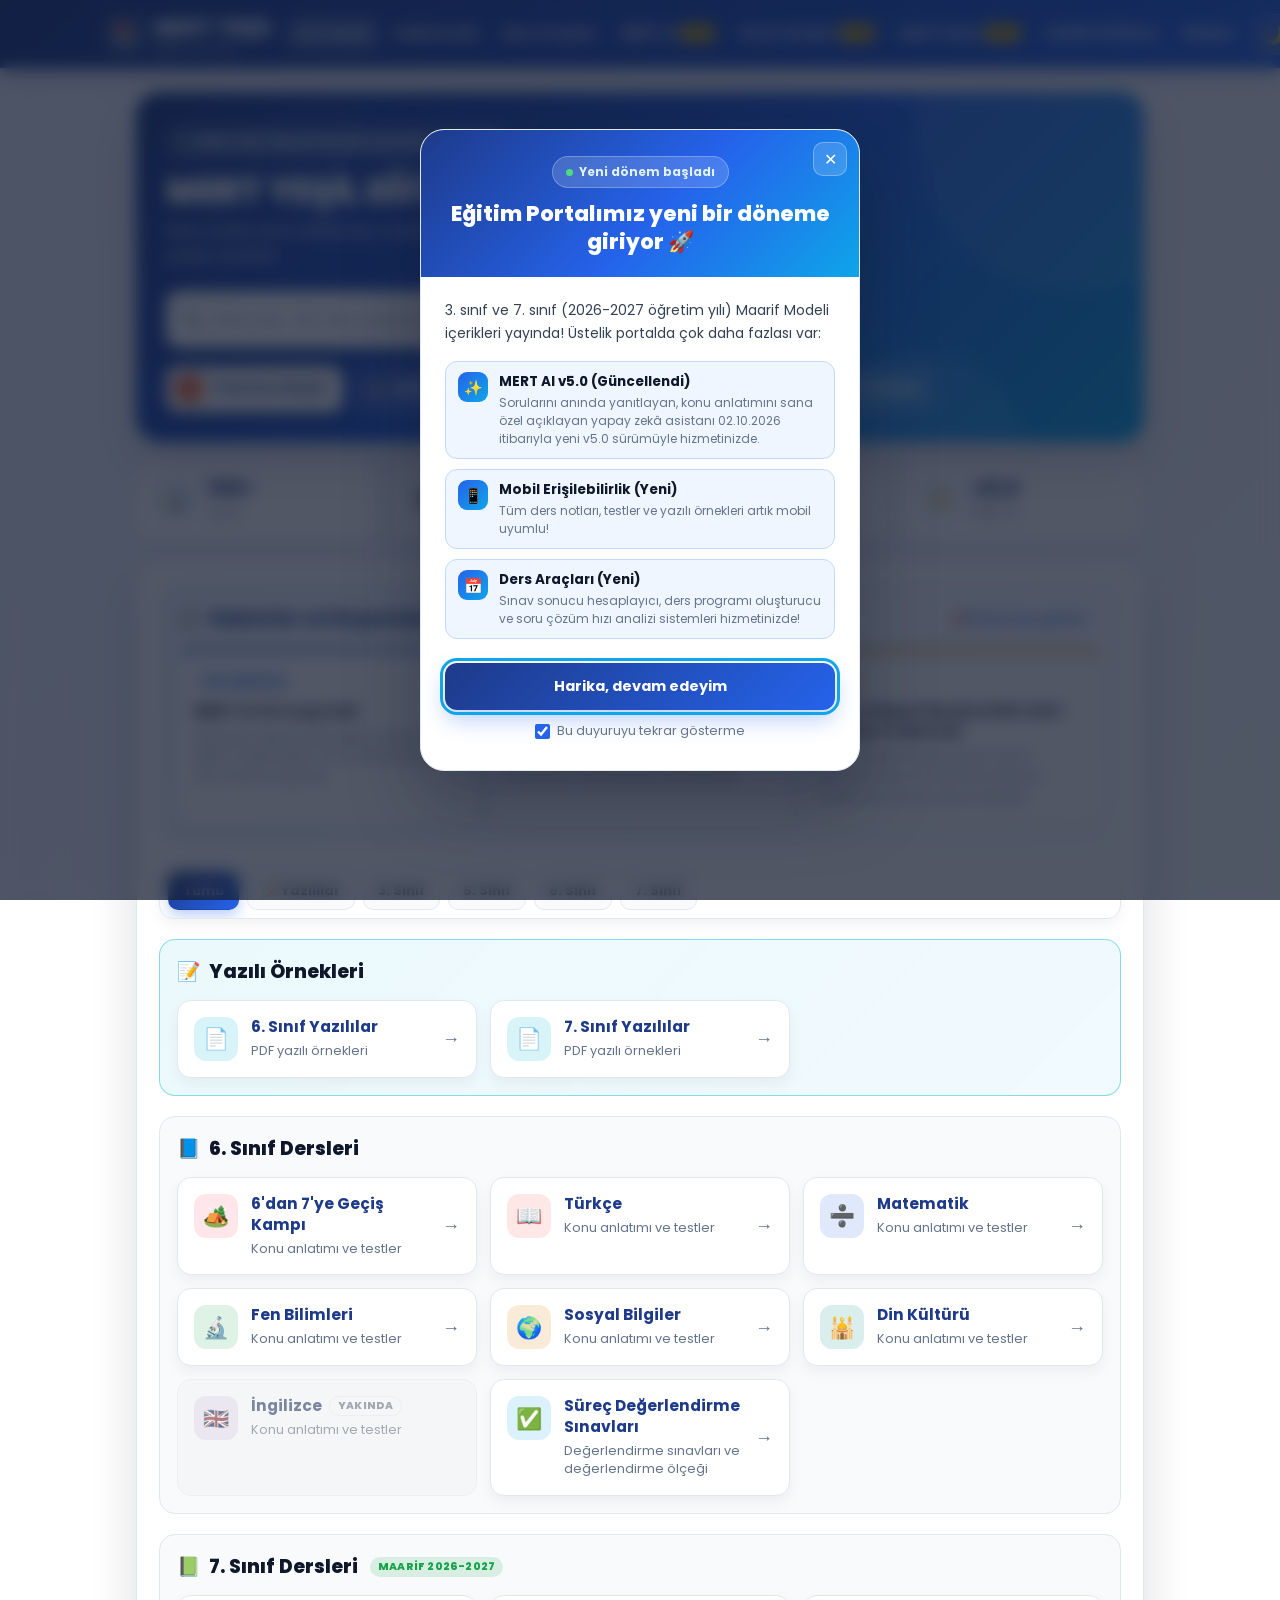
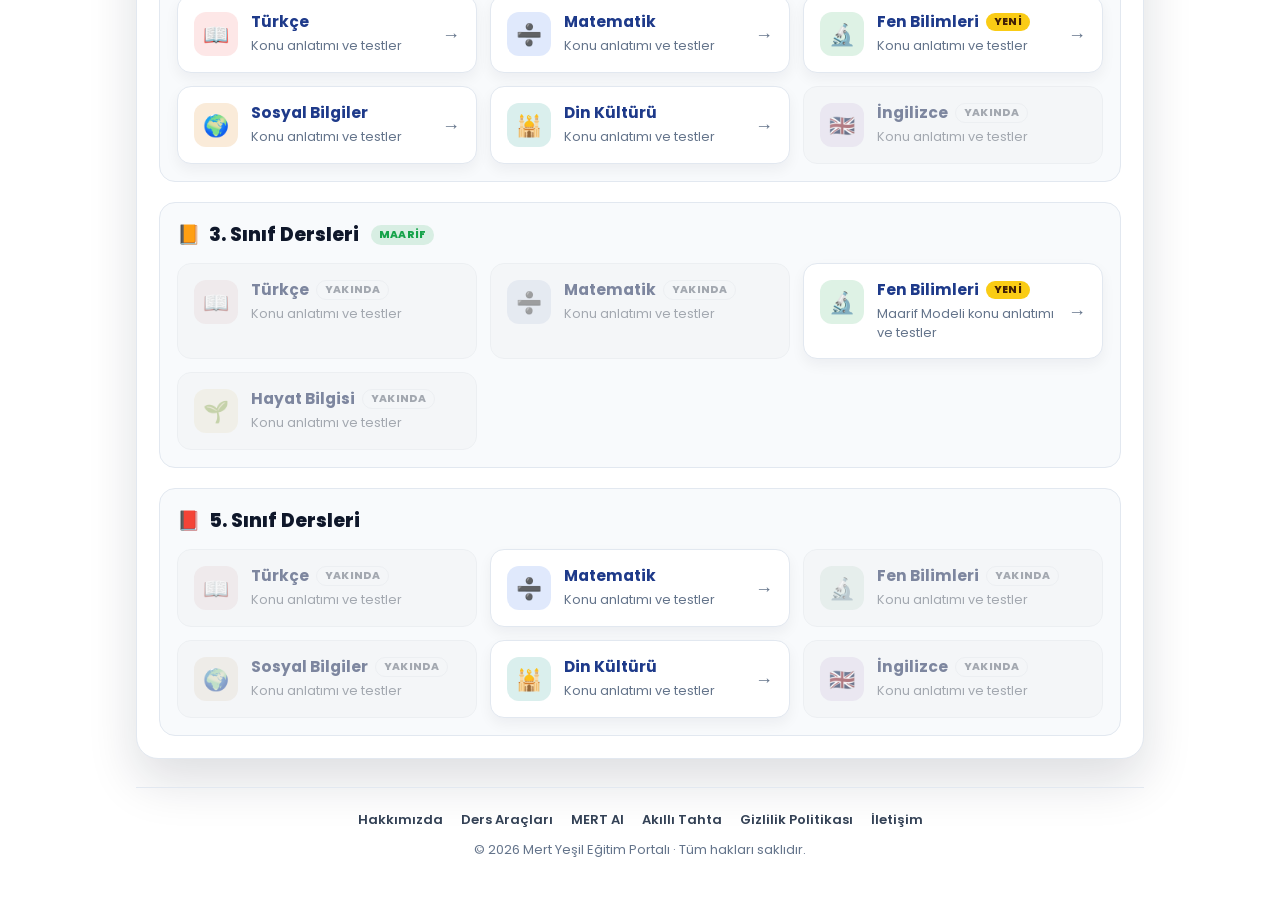
<file: index.html>
<!DOCTYPE html>
<html lang="tr">
<head>
<meta charset="UTF-8">
<meta name="viewport" content="width=device-width, initial-scale=1.0">
<meta name="description" content="3, 5, 6 ve 7. sınıflar için ders notları, konu anlatımları, testler, Maarif Modeli içerikleri ve yazılıya hazırlık örnekleri. MERT AI eğitim asistanı ve ücretsiz ders araçları.">
<meta name="keywords" content="ders notları, yazılı örnekleri, 6. sınıf, 7. sınıf, 5. sınıf, 3. sınıf, maarif modeli, konu anlatımı, test, MERT AI">
<meta name="author" content="Mert Yeşil">
<meta name="theme-color" content="#1e3a8a" media="(prefers-color-scheme: light)">
<meta name="theme-color" content="#0b1220" media="(prefers-color-scheme: dark)">
<meta name="msvalidate.01" content="4CDAB2EF53D8ACE0AD81A5FC4C48B3BE" />

<meta property="og:type" content="website">
<meta property="og:locale" content="tr_TR">
<meta property="og:title" content="MERT YEŞİL Eğitim Portalı">
<meta property="og:description" content="Ders notları, konu anlatımları, testler ve yazılı örnekleri tek yerde.">
<meta name="twitter:card" content="summary">

<link rel="icon" href="data:image/svg+xml,<svg xmlns='http://www.w3.org/2000/svg' viewBox='0 0 100 100'><text y='.9em' font-size='90'>📚</text></svg>">
<link rel="preconnect" href="https://fonts.googleapis.com">
<link rel="preconnect" href="https://fonts.gstatic.com" crossorigin>
<link href="https://fonts.googleapis.com/css2?family=Poppins:wght@400;500;600;700;800;900&display=swap" rel="stylesheet">

<title>MERT YEŞİL Eğitim Portalı</title>

<script type="application/ld+json">
{
  "@context":"https://schema.org",
  "@type":"EducationalOrganization",
  "name":"MERT YEŞİL Eğitim Portalı",
  "description":"3, 5, 6 ve 7. sınıflar için ders notları, konu anlatımları, testler ve yazılı örnekleri.",
  "inLanguage":"tr"
}
</script>

<script>
/* Tema, sayfa çizilmeden önce uygulanır (yanıp sönmeyi önler) */
(function(){
  try{
    var t = localStorage.getItem("tema");
    if(t === "dark" || t === "light"){ document.documentElement.setAttribute("data-theme", t); }
  }catch(e){}
})();
</script>

<style>
/* ========== TEMA DEĞİŞKENLERİ ========== */
:root{
--bg1:#eef2ff;
--bg2:#f8fafc;
--surface:#ffffff;
--surface-2:#f8fafc;
--surface-3:#f1f5f9;
--border:#e2e8f0;
--border-strong:#cbd5e1;
--text:#0f172a;
--text-2:#334155;
--muted:#64748b;
--primary:#2563eb;
--primary-dark:#1e3a8a;
--primary-soft:#eff6ff;
--primary-border:#bfdbfe;
--accent:#0ea5e9;
--success:#16a34a;
--warning:#d97706;
--shadow-sm:0 6px 14px rgba(15,23,42,0.05);
--shadow-md:0 14px 30px rgba(30,58,138,0.14);
--shadow-lg:0 22px 50px rgba(15,23,42,0.14);
--radius:16px;
--header-h:68px;
color-scheme:light;
}

@media (prefers-color-scheme: dark){
:root:not([data-theme="light"]){
--bg1:#0b1220;
--bg2:#0f172a;
--surface:#111a2e;
--surface-2:#0f1729;
--surface-3:#1a2540;
--border:#22304d;
--border-strong:#334366;
--text:#e2e8f0;
--text-2:#cbd5e1;
--muted:#94a3b8;
--primary:#60a5fa;
--primary-dark:#93c5fd;
--primary-soft:#13213d;
--primary-border:#2b4a80;
--accent:#38bdf8;
--success:#4ade80;
--warning:#fbbf24;
--shadow-sm:0 6px 14px rgba(0,0,0,0.25);
--shadow-md:0 14px 30px rgba(0,0,0,0.4);
--shadow-lg:0 22px 50px rgba(0,0,0,0.45);
color-scheme:dark;
}
}

:root[data-theme="dark"]{
--bg1:#0b1220;
--bg2:#0f172a;
--surface:#111a2e;
--surface-2:#0f1729;
--surface-3:#1a2540;
--border:#22304d;
--border-strong:#334366;
--text:#e2e8f0;
--text-2:#cbd5e1;
--muted:#94a3b8;
--primary:#60a5fa;
--primary-dark:#93c5fd;
--primary-soft:#13213d;
--primary-border:#2b4a80;
--accent:#38bdf8;
--success:#4ade80;
--warning:#fbbf24;
--shadow-sm:0 6px 14px rgba(0,0,0,0.25);
--shadow-md:0 14px 30px rgba(0,0,0,0.4);
--shadow-lg:0 22px 50px rgba(0,0,0,0.45);
color-scheme:dark;
}

/* ========== TEMEL ========== */
*{
margin:0;
padding:0;
box-sizing:border-box;
font-family:'Poppins',Arial,sans-serif;
}

html{
scroll-behavior:smooth;
scroll-padding-top:calc(var(--header-h) + 16px);
}

body{
background:linear-gradient(135deg,var(--bg1),var(--bg2));
background-attachment:fixed;
color:var(--text);
min-height:100vh;
transition:background .3s ease,color .3s ease;
}

a{color:inherit;}

:focus-visible{
outline:3px solid var(--accent);
outline-offset:2px;
border-radius:8px;
}

.sr-only{
position:absolute;
width:1px;height:1px;
padding:0;margin:-1px;
overflow:hidden;clip:rect(0,0,0,0);
white-space:nowrap;border:0;
}

.atla-link{
position:absolute;
left:12px;
top:-60px;
background:var(--primary);
color:white;
padding:10px 16px;
border-radius:10px;
font-weight:700;
z-index:10000;
text-decoration:none;
transition:top .2s;
}
.atla-link:focus{top:12px;}

/* ========== ÜST MENÜ ========== */
header{
position:sticky;
top:0;
z-index:900;
background:linear-gradient(135deg,#1e3a8a,#2563eb);
color:white;
box-shadow:0 6px 18px rgba(30,58,138,0.25);
}

.menu{
max-width:1100px;
margin:auto;
min-height:var(--header-h);
padding:10px 16px;
display:flex;
justify-content:space-between;
align-items:center;
gap:12px;
}

.logo{
display:flex;
align-items:center;
gap:10px;
font-size:21px;
font-weight:800;
letter-spacing:.3px;
color:white;
text-decoration:none;
white-space:nowrap;
}

.logo-ikon{
width:38px;height:38px;
border-radius:11px;
background:rgba(255,255,255,0.16);
border:1px solid rgba(255,255,255,0.25);
display:flex;align-items:center;justify-content:center;
font-size:20px;
}

.logo small{
display:block;
font-size:11px;
font-weight:500;
opacity:.8;
letter-spacing:.4px;
margin-top:-3px;
}

.nav{
display:flex;
align-items:center;
gap:4px;
}

.nav a{
color:white;
text-decoration:none;
font-weight:600;
font-size:13.5px;
padding:8px 10px;
border-radius:10px;
transition:background .2s;
white-space:nowrap;
}

.nav a:hover,
.nav a[aria-current="page"]{
background:rgba(255,255,255,0.15);
}

.etiket-yeni{
display:inline-block;
font-size:9.5px;
font-weight:800;
background:#facc15;
color:#422006;
padding:1px 6px;
border-radius:999px;
margin-left:4px;
vertical-align:2px;
letter-spacing:.3px;
}

.menu-sag{
display:flex;
align-items:center;
gap:8px;
}

.ikon-buton{
width:40px;height:40px;
border-radius:11px;
border:1px solid rgba(255,255,255,0.25);
background:rgba(255,255,255,0.12);
color:white;
font-size:18px;
cursor:pointer;
display:flex;align-items:center;justify-content:center;
transition:background .2s,transform .15s;
}
.ikon-buton:hover{background:rgba(255,255,255,0.22);}
.ikon-buton:active{transform:scale(.94);}

#menuButon{display:none;}

/* ========== İÇERİK ========== */
main{
max-width:1040px;
margin:auto;
padding:24px 16px 40px;
}

/* ========== HERO ========== */
.hero{
position:relative;
overflow:hidden;
background:linear-gradient(135deg,#1e3a8a,#2563eb 55%,#0ea5e9);
color:white;
border-radius:24px;
padding:34px 30px 30px;
box-shadow:var(--shadow-lg);
}

.hero::before,
.hero::after{
content:"";
position:absolute;
border-radius:50%;
background:rgba(255,255,255,0.08);
pointer-events:none;
}
.hero::before{width:320px;height:320px;right:-90px;top:-120px;}
.hero::after{width:200px;height:200px;right:120px;bottom:-110px;}

.hero-icerik{position:relative;z-index:1;}

.hero-rozet{
display:inline-flex;
align-items:center;
gap:7px;
background:rgba(255,255,255,0.16);
border:1px solid rgba(255,255,255,0.25);
padding:6px 13px;
border-radius:999px;
font-size:12.5px;
font-weight:700;
margin-bottom:14px;
}

.mainTitle{
font-size:34px;
font-weight:900;
line-height:1.15;
margin-bottom:8px;
letter-spacing:-.3px;
}

.altBaslik{
font-size:15.5px;
opacity:.92;
max-width:620px;
line-height:1.6;
}

/* Arama */
.arama-kutu{
margin-top:22px;
position:relative;
max-width:620px;
}

.arama-kutu .arama-ikon{
position:absolute;
left:16px;top:50%;
transform:translateY(-50%);
font-size:17px;
pointer-events:none;
}

#arama{
width:100%;
padding:15px 92px 15px 46px;
border-radius:14px;
border:2px solid transparent;
background:white;
color:#0f172a;
font-size:15px;
font-weight:500;
box-shadow:0 12px 28px rgba(15,23,42,0.22);
transition:border-color .2s;
}
#arama::placeholder{color:#94a3b8;}
#arama:focus{outline:none;border-color:#7dd3fc;}

.kisayol{
position:absolute;
right:12px;top:50%;
transform:translateY(-50%);
font-size:11.5px;
font-weight:700;
color:#64748b;
background:#f1f5f9;
border:1px solid #e2e8f0;
padding:3px 8px;
border-radius:7px;
}

#aramaTemizle{
position:absolute;
right:10px;top:50%;
transform:translateY(-50%);
border:none;
background:#f1f5f9;
color:#334155;
width:30px;height:30px;
border-radius:9px;
cursor:pointer;
font-size:15px;
display:none;
}

/* Hızlı erişim */
.hizli-erisim{
display:flex;
flex-wrap:wrap;
gap:10px;
margin-top:18px;
}

.hizli-erisim a{
display:inline-flex;
align-items:center;
gap:8px;
background:rgba(255,255,255,0.14);
border:1px solid rgba(255,255,255,0.28);
color:white;
text-decoration:none;
font-weight:700;
font-size:13.5px;
padding:9px 14px;
border-radius:12px;
transition:background .2s,transform .15s;
}
.hizli-erisim a:hover{background:rgba(255,255,255,0.24);transform:translateY(-2px);}

/* Tanıtımı izleyin butonu */
.hizli-erisim .tanitim-buton{
text-decoration:none;
display:inline-flex;
align-items:center;
gap:9px;
background:white;
color:#1e3a8a;
border:1px solid white;
font-weight:800;
font-size:13.5px;
padding:9px 16px 9px 9px;
border-radius:12px;
cursor:pointer;
box-shadow:0 10px 22px rgba(15,23,42,0.22);
transition:transform .15s,box-shadow .15s;
}
.hizli-erisim .tanitim-buton:hover{background:white;transform:translateY(-2px);box-shadow:0 14px 28px rgba(15,23,42,0.3);}
.tanitim-buton .oynat{
width:26px;height:26px;
border-radius:8px;
background:linear-gradient(135deg,#ef4444,#f97316);
color:white;
display:flex;align-items:center;justify-content:center;
font-size:11px;
padding-left:2px;
}

/* İstatistikler */
.istatistikler{
display:grid;
grid-template-columns:repeat(4,1fr);
gap:12px;
margin-top:18px;
}

.istatistik{
background:var(--surface);
border:1px solid var(--border);
border-radius:var(--radius);
padding:16px;
box-shadow:var(--shadow-sm);
display:flex;
align-items:center;
gap:12px;
}

.istatistik .ist-ikon{
width:42px;height:42px;
flex:0 0 auto;
border-radius:12px;
background:var(--primary-soft);
display:flex;align-items:center;justify-content:center;
font-size:20px;
}

.istatistik strong{
display:block;
font-size:20px;
font-weight:800;
color:var(--primary-dark);
line-height:1.1;
}

.istatistik span{
font-size:12.5px;
color:var(--muted);
}

/* ========== KUTU / BÖLÜMLER ========== */
.container{
margin-top:20px;
background:var(--surface);
padding:22px;
border-radius:22px;
box-shadow:var(--shadow-lg);
border:1px solid var(--border);
}

.bolum-baslik{
display:flex;
align-items:center;
justify-content:space-between;
gap:10px;
flex-wrap:wrap;
margin-bottom:14px;
}

.news-title,
.class-title{
font-size:19px;
font-weight:800;
color:var(--text);
display:flex;
align-items:center;
gap:8px;
}

.news-title{color:var(--primary-dark);}

/* Haberler */
.news-section{
background:linear-gradient(135deg,var(--primary-soft),var(--surface));
border:1px solid var(--primary-border);
border-radius:var(--radius);
padding:18px;
}

.duyuru-tekrar{
border:1px solid var(--primary-border);
background:var(--surface);
color:var(--primary);
font-weight:700;
font-size:12.5px;
padding:6px 12px;
border-radius:10px;
cursor:pointer;
}
.duyuru-tekrar:hover{background:var(--primary-soft);}

.news-grid{
display:grid;
grid-template-columns:repeat(3,1fr);
gap:12px;
}

.news-card{
background:var(--surface);
border:1px solid var(--border);
border-radius:14px;
padding:15px;
box-shadow:var(--shadow-sm);
border-top:3px solid var(--primary);
}

.news-card.bilgi{border-top-color:var(--warning);}

.news-card .haber-etiket{
display:inline-block;
font-size:11.5px;
font-weight:800;
color:var(--primary);
background:var(--primary-soft);
padding:3px 9px;
border-radius:999px;
margin-bottom:8px;
}

.news-card.bilgi .haber-etiket{
color:var(--warning);
background:rgba(217,119,6,0.12);
}

.news-card h3{
font-size:14.5px;
color:var(--text);
margin-bottom:6px;
line-height:1.4;
}

.news-card p{
font-size:13px;
color:var(--muted);
line-height:1.55;
}

/* Filtre çipleri */
.filtreler{
position:sticky;
top:calc(var(--header-h) + 8px);
z-index:50;
margin-top:20px;
display:flex;
gap:8px;
overflow-x:auto;
padding:8px;
background:var(--surface);
border:1px solid var(--border);
border-radius:14px;
box-shadow:var(--shadow-sm);
scrollbar-width:none;
}
.filtreler::-webkit-scrollbar{display:none;}

.filtre{
flex:0 0 auto;
border:1px solid var(--border);
background:var(--surface-2);
color:var(--text-2);
font-weight:700;
font-size:13px;
padding:8px 14px;
border-radius:10px;
cursor:pointer;
transition:all .2s;
}
.filtre:hover{border-color:var(--primary-border);color:var(--primary);}
.filtre[aria-pressed="true"]{
background:linear-gradient(135deg,#1e3a8a,#2563eb);
color:white;
border-color:transparent;
box-shadow:0 6px 14px rgba(37,99,235,0.3);
}

.class-section{
margin-top:20px;
background:var(--surface-2);
border-radius:var(--radius);
padding:17px;
border:1px solid var(--border);
}

.class-section[hidden]{display:none;}

.lesson-grid{
display:grid;
grid-template-columns:repeat(3,1fr);
gap:13px;
}

.lesson{
position:relative;
background:var(--surface);
border-radius:14px;
padding:16px;
border:1px solid var(--border);
text-decoration:none;
transition:transform .25s,box-shadow .25s,border-color .25s;
box-shadow:var(--shadow-sm);
display:flex;
align-items:flex-start;
gap:13px;
}

.lesson[hidden]{display:none;}

.lesson:hover{
transform:translateY(-4px);
box-shadow:var(--shadow-md);
border-color:var(--primary-border);
}

.ders-ikon{
flex:0 0 auto;
width:44px;height:44px;
border-radius:12px;
display:flex;align-items:center;justify-content:center;
font-size:21px;
background:var(--ikon-bg,var(--primary-soft));
}

.ders-metin{min-width:0;flex:1;}

.lesson h3{
color:var(--primary-dark);
font-size:15.5px;
margin-bottom:4px;
line-height:1.35;
}

.lesson p{
font-size:12.8px;
color:var(--muted);
line-height:1.45;
}

.lesson .ok{
align-self:center;
color:var(--muted);
font-size:18px;
transition:transform .2s,color .2s;
}
.lesson:hover .ok{transform:translateX(4px);color:var(--primary);}

.rozet{
display:inline-block;
font-size:10.5px;
font-weight:800;
padding:2px 8px;
border-radius:999px;
margin-left:4px;
vertical-align:2px;
letter-spacing:.2px;
}
.rozet.maarif{background:rgba(22,163,74,0.14);color:var(--success);}
.rozet.yeni{background:#facc15;color:#422006;}
.rozet.yakinda-rozet{background:var(--surface-3);color:var(--muted);border:1px solid var(--border);}

/* Ders renkleri */
.ders-turkce{--ikon-bg:rgba(239,68,68,0.13);}
.ders-mat{--ikon-bg:rgba(37,99,235,0.14);}
.ders-fen{--ikon-bg:rgba(22,163,74,0.14);}
.ders-sosyal{--ikon-bg:rgba(217,119,6,0.15);}
.ders-din{--ikon-bg:rgba(13,148,136,0.15);}
.ders-ing{--ikon-bg:rgba(147,51,234,0.14);}
.ders-hayat{--ikon-bg:rgba(234,179,8,0.18);}
.ders-sinav{--ikon-bg:rgba(14,165,233,0.15);}
.ders-kamp{--ikon-bg:rgba(244,63,94,0.13);}
.ders-yazili{--ikon-bg:rgba(6,182,212,0.15);}

.yazili{
background:linear-gradient(135deg,rgba(6,182,212,0.08),rgba(14,165,233,0.06));
border:1px solid rgba(6,182,212,0.45);
}

/* Yakında (henüz yayınlanmamış) dersler */
.lesson.yakinda{
pointer-events:none;
cursor:default;
opacity:0.6;
background:var(--surface-3);
box-shadow:none;
filter:grayscale(.5);
}
.lesson.yakinda .ok{display:none;}

/* Sonuç yok */
#sonucYok{
display:none;
margin-top:20px;
text-align:center;
padding:34px 16px;
border:2px dashed var(--border-strong);
border-radius:var(--radius);
color:var(--muted);
}
#sonucYok .buyuk{font-size:38px;margin-bottom:8px;}
#sonucYok strong{display:block;color:var(--text);font-size:16px;margin-bottom:4px;}

mark{
background:rgba(250,204,21,0.45);
color:inherit;
border-radius:4px;
padding:0 2px;
}

/* ========== FOOTER ========== */
.footer{
margin-top:28px;
padding:22px 16px;
border-top:1px solid var(--border);
text-align:center;
font-size:13px;
color:var(--muted);
}

.footer-linkler{
display:flex;
flex-wrap:wrap;
justify-content:center;
gap:6px 18px;
margin-bottom:10px;
}

.footer-linkler a{
color:var(--text-2);
text-decoration:none;
font-weight:600;
}
.footer-linkler a:hover{color:var(--primary);}

/* Yukarı çık */
#yukariButon{
position:fixed;
right:18px;
bottom:18px;
width:46px;height:46px;
border-radius:14px;
border:none;
background:linear-gradient(135deg,#1e3a8a,#2563eb);
color:white;
font-size:20px;
cursor:pointer;
box-shadow:0 10px 24px rgba(37,99,235,0.4);
opacity:0;
visibility:hidden;
transform:translateY(10px);
transition:opacity .25s,transform .25s,visibility .25s;
z-index:800;
}
#yukariButon.goster{opacity:1;visibility:visible;transform:translateY(0);}

/* ========== DUYURU ========== */
#duyuruArka{
position:fixed;
inset:0;
background:rgba(15,23,42,0.72);
backdrop-filter:blur(8px);
-webkit-backdrop-filter:blur(8px);
display:none;
align-items:center;
justify-content:center;
z-index:9999;
padding:20px;
}

#duyuruArka.acik{display:flex;}

#duyuruKutu{
position:relative;
background:var(--surface);
width:100%;
max-width:440px;
max-height:calc(100vh - 40px);
overflow-y:auto;
border-radius:24px;
text-align:center;
box-shadow:0 30px 70px rgba(15,23,42,0.35);
animation:duyuruAc .3s cubic-bezier(.2,.8,.2,1);
border:1px solid var(--border);
}

#duyuruKapatX{
position:absolute;
top:12px;right:12px;
width:34px;height:34px;
border-radius:10px;
border:1px solid rgba(255,255,255,0.3);
background:rgba(255,255,255,0.15);
color:white;
font-size:16px;
cursor:pointer;
z-index:2;
}
#duyuruKapatX:hover{background:rgba(255,255,255,0.28);}

.duyuru-ust{
background:linear-gradient(135deg,#1e3a8a,#2563eb 55%,#0ea5e9);
padding:26px 26px 22px;
position:relative;
}

.duyuru-rozet{
display:inline-flex;
align-items:center;
gap:6px;
background:rgba(255,255,255,0.16);
color:#e0f2fe;
font-size:12px;
font-weight:700;
padding:6px 13px;
border-radius:999px;
margin-bottom:12px;
border:1px solid rgba(255,255,255,0.25);
}

.nokta{
width:7px;
height:7px;
border-radius:50%;
background:#4ade80;
animation:nabiz 1.8s infinite;
}

@keyframes nabiz{
0%{box-shadow:0 0 0 0 rgba(74,222,128,.55);}
70%{box-shadow:0 0 0 9px rgba(74,222,128,0);}
100%{box-shadow:0 0 0 0 rgba(74,222,128,0);}
}

#duyuruKutu h2{
color:white;
font-size:21px;
font-weight:800;
line-height:1.3;
}

.duyuru-govde{
padding:22px 24px 6px;
}

.duyuru-metin{
color:var(--text-2);
font-size:14px;
line-height:1.65;
text-align:left;
}

.ozellik-listesi{
list-style:none;
text-align:left;
margin:16px 0 4px;
display:flex;
flex-direction:column;
gap:10px;
}

.ozellik-listesi li{
display:flex;
align-items:flex-start;
gap:11px;
font-size:13.5px;
color:var(--text);
background:var(--primary-soft);
border:1px solid var(--primary-border);
border-radius:12px;
padding:10px 12px;
}

.ozellik-listesi .ikon{
flex:0 0 auto;
width:30px;
height:30px;
border-radius:9px;
display:flex;
align-items:center;
justify-content:center;
font-size:15px;
background:linear-gradient(135deg,#2563eb,#0ea5e9);
}

.ozellik-listesi strong{
display:block;
font-size:13.5px;
color:var(--text);
}

.ozellik-listesi .aciklama{
display:block;
font-size:12px;
color:var(--muted);
margin-top:2px;
line-height:1.5;
}

.duyuru-alt{
padding:14px 24px 24px;
}

#duyuruButon{
width:100%;
background:linear-gradient(135deg,#1e3a8a,#2563eb);
color:white;
border:none;
padding:13px 24px;
border-radius:12px;
cursor:pointer;
font-weight:700;
font-size:14.5px;
box-shadow:0 10px 22px rgba(37,99,235,0.3);
transition:transform .15s ease,box-shadow .15s ease;
}

#duyuruButon:hover{
transform:translateY(-2px);
box-shadow:0 14px 28px rgba(37,99,235,0.38);
}

.tekrar-gosterme{
display:inline-flex;
align-items:center;
gap:7px;
margin-top:12px;
font-size:12.5px;
color:var(--muted);
cursor:pointer;
user-select:none;
}
.tekrar-gosterme input{accent-color:var(--primary);width:15px;height:15px;cursor:pointer;}

@keyframes duyuruAc{
from{opacity:0;transform:scale(.94) translateY(8px);}
to{opacity:1;transform:scale(1) translateY(0);}
}

/* ========== TANITIM VİDEOSU PENCERESİ ========== */
#videoArka{
position:fixed;
inset:0;
background:rgba(2,6,23,0.85);
backdrop-filter:blur(8px);
-webkit-backdrop-filter:blur(8px);
display:none;
align-items:center;
justify-content:center;
z-index:9999;
padding:20px;
}
#videoArka.acik{display:flex;}

#videoKutu{
width:100%;
max-width:900px;
background:#0b1220;
border-radius:20px;
overflow:hidden;
box-shadow:0 30px 70px rgba(0,0,0,0.5);
border:1px solid rgba(255,255,255,0.1);
animation:duyuruAc .3s cubic-bezier(.2,.8,.2,1);
}

.video-ust{
display:flex;
align-items:center;
justify-content:space-between;
gap:12px;
padding:12px 14px 12px 18px;
background:linear-gradient(135deg,#1e3a8a,#2563eb);
color:white;
}
.video-ust h2{font-size:16px;font-weight:800;}

#videoKapat{
width:34px;height:34px;
flex:0 0 auto;
border-radius:10px;
border:1px solid rgba(255,255,255,0.3);
background:rgba(255,255,255,0.15);
color:white;
font-size:16px;
cursor:pointer;
}
#videoKapat:hover{background:rgba(255,255,255,0.28);}

.video-cerceve{
position:relative;
width:100%;
aspect-ratio:16/9;
background:#000;
}
.video-cerceve iframe{
position:absolute;
inset:0;
width:100%;
height:100%;
border:0;
}

.video-alt{
padding:10px 16px;
text-align:right;
font-size:12.5px;
}
.video-alt a{color:#93c5fd;font-weight:600;text-decoration:none;}
.video-alt a:hover{text-decoration:underline;}

/* Kartların görünüme girişi */
.gir{opacity:0;transform:translateY(14px);}
.gir.gorundu{opacity:1;transform:none;transition:opacity .5s ease,transform .5s ease;}

/* ========== DUYARLI ========== */
@media(max-width:960px){
#menuButon{display:flex;}

.nav{
position:absolute;
top:100%;
left:0;right:0;
flex-direction:column;
align-items:stretch;
gap:2px;
padding:10px 16px 16px;
background:linear-gradient(180deg,#1e3a8a,#1d4ed8);
box-shadow:0 18px 30px rgba(15,23,42,0.3);
display:none;
}
.nav.acik{display:flex;}
.nav a{padding:12px 14px;font-size:14.5px;}
}

@media(max-width:800px){
.lesson-grid,
.news-grid{grid-template-columns:repeat(2,1fr);}
.istatistikler{grid-template-columns:repeat(2,1fr);}
.mainTitle{font-size:28px;}
}

@media(max-width:540px){
.lesson-grid,
.news-grid{grid-template-columns:1fr;}

main{padding:16px 12px 32px;}
.hero{padding:26px 20px 22px;border-radius:20px;}
.mainTitle{font-size:24px;}
.altBaslik{font-size:14px;}
.container{padding:16px;border-radius:18px;}
.class-section,.news-section{padding:14px;}
.kisayol{display:none;}
#arama{padding-right:48px;}
.logo{font-size:18px;}
.logo small{display:none;}
.istatistik{padding:12px;}
.istatistik strong{font-size:17px;}
#videoArka{padding:10px;}
#videoKutu{border-radius:14px;}
}

@media (prefers-reduced-motion: reduce){
*,*::before,*::after{
animation-duration:.01ms !important;
animation-iteration-count:1 !important;
transition-duration:.01ms !important;
scroll-behavior:auto !important;
}
.gir{opacity:1;transform:none;}
}

@media print{
header,#yukariButon,.filtreler,.hero .arama-kutu,.hizli-erisim,#duyuruArka,#videoArka{display:none !important;}
body{background:white;}
}
</style>
</head>

<body>

<a class="atla-link" href="#dersler">İçeriğe atla</a>

<!-- ========== DUYURU PENCERESİ ========== -->
<div id="duyuruArka" role="dialog" aria-modal="true" aria-labelledby="duyuruBaslik" aria-describedby="duyuruMetin">
  <div id="duyuruKutu">
    <button id="duyuruKapatX" type="button" aria-label="Duyuruyu kapat">✕</button>
    <div class="duyuru-ust">
      <div class="duyuru-rozet"><span class="nokta"></span> Yeni dönem başladı</div>
      <h2 id="duyuruBaslik">Eğitim Portalımız yeni bir döneme giriyor 🚀</h2>
    </div>
    <div class="duyuru-govde">
      <p class="duyuru-metin" id="duyuruMetin">
        3. sınıf ve 7. sınıf (2026-2027 öğretim yılı) Maarif Modeli içerikleri yayında!
        Üstelik portalda çok daha fazlası var:
      </p>

      <ul class="ozellik-listesi">
        <li>
          <span class="ikon" aria-hidden="true">✨</span>
          <span>
            <strong>MERT AI v5.0 (Güncellendi)</strong>
            <span class="aciklama">Sorularını anında yanıtlayan, konu anlatımını sana özel açıklayan yapay zekâ asistanı 02.10.2026 itibarıyla yeni v5.0 sürümüyle hizmetinizde.</span>
          </span>
        </li>
        <li>
          <span class="ikon" aria-hidden="true">📱</span>
          <span>
            <strong>Mobil Erişilebilirlik (Yeni)</strong>
            <span class="aciklama">Tüm ders notları, testler ve yazılı örnekleri artık mobil uyumlu!</span>
          </span>
        </li>
        <li>
          <span class="ikon" aria-hidden="true">📅</span>
          <span>
            <strong>Ders Araçları (Yeni)</strong>
            <span class="aciklama">Sınav sonucu hesaplayıcı, ders programı oluşturucu ve soru çözüm hızı analizi sistemleri hizmetinizde!</span>
          </span>
        </li>
      </ul>
    </div>
    <div class="duyuru-alt">
      <button id="duyuruButon" type="button">Harika, devam edeyim</button>
      <label class="tekrar-gosterme">
        <input type="checkbox" id="tekrarGosterme" checked>
        Bu duyuruyu tekrar gösterme
      </label>
    </div>
  </div>
</div>

<!-- ========== TANITIM VİDEOSU PENCERESİ ========== -->
<div id="videoArka" role="dialog" aria-modal="true" aria-labelledby="videoBaslik">
  <div id="videoKutu">
    <div class="video-ust">
      <h2 id="videoBaslik">🎬 Portal Tanıtımı</h2>
      <button id="videoKapat" type="button" aria-label="Videoyu kapat">✕</button>
    </div>
    <div class="video-cerceve">
      <iframe id="videoIframe" title="MERT YEŞİL Eğitim Portalı tanıtım videosu" allow="autoplay; fullscreen" allowfullscreen></iframe>
    </div>
    <div class="video-alt">
      <a href="https://drive.google.com/file/d/1ETyK1dyu72M1FY89eLt7CDHNOp2HayI2/view?usp=drive_link" target="_blank" rel="noopener">Video açılmıyor mu? Google Drive'da izle ↗</a>
    </div>
  </div>
</div>

<!-- ========== ÜST MENÜ ========== -->
<header>
<div class="menu">

<a class="logo" href="#" aria-label="MERT YEŞİL Eğitim Portalı ana sayfa">
<span class="logo-ikon" aria-hidden="true">📚</span>
<span>MERT YEŞİL<small>Eğitim Portalı</small></span>
</a>

<div class="menu-sag">
<nav class="nav" id="anaMenu" aria-label="Ana menü">
<a href="#" aria-current="page">Ana Sayfa</a>
<a href="hakkimizda.html">Hakkımızda</a>
<a href="/araclar/">Ders Araçları</a>
<a href="ai.html">MERT AI<span class="etiket-yeni">YENİ</span></a>
<a href="/mert-yesil-portal/">Sınav Sistemi<span class="etiket-yeni">YENİ</span></a>
<a href="/dersler/akilli-tahta-modul">Akıllı Tahta<span class="etiket-yeni">YENİ</span></a>
<a href="gizlilik.html">Gizlilik Politikası</a>
<a href="iletisim.html">İletişim</a>
</nav>

<button class="ikon-buton" id="temaButon" type="button" aria-label="Koyu temaya geç" title="Tema değiştir">🌙</button>
<button class="ikon-buton" id="menuButon" type="button" aria-label="Menüyü aç" aria-expanded="false" aria-controls="anaMenu">☰</button>
</div>

</div>
</header>

<main>

<!-- ========== HERO ========== -->
<section class="hero" aria-labelledby="anaBaslik">
<div class="hero-icerik">
<div class="hero-rozet"><span class="nokta"></span> 2026-2027 Maarif Modeli içerikleri yayında</div>
<h1 class="mainTitle" id="anaBaslik">MERT YEŞİL EĞİTİM PORTALI</h1>
<p class="altBaslik">Ders notları, konu anlatımları, testler ve yazılı örnekleri — 3, 5, 6 ve 7. sınıflar için tek yerde, ücretsiz.</p>

<div class="arama-kutu" role="search">
<span class="arama-ikon" aria-hidden="true">🔍</span>
<label for="arama" class="sr-only">Ders veya içerik ara</label>
<input type="search" id="arama" placeholder="Ders ara… (ör. fen, matematik, yazılı)" autocomplete="off">
<span class="kisayol" id="kisayol" aria-hidden="true">/</span>
<button type="button" id="aramaTemizle" aria-label="Aramayı temizle">✕</button>
</div>

<div class="hizli-erisim">
<a class="tanitim-buton" id="tanitimAc" href="https://drive.google.com/file/d/1ETyK1dyu72M1FY89eLt7CDHNOp2HayI2/view?usp=drive_link" target="_blank" rel="noopener"><span class="oynat" aria-hidden="true">▶</span> Tanıtımı İzleyin</a>
<a href="ai.html"><span aria-hidden="true">🤖</span> MERT AI'a sor</a>
<a href="/araclar/"><span aria-hidden="true">🧮</span> Ders Araçları</a>
<a href="/dersler/akilli-tahta-modul"><span aria-hidden="true">🖥️</span> Akıllı Tahta</a>
<a href="#yazililar"><span aria-hidden="true">📝</span> Yazılılar</a>
</div>
</div>
</section>

<div class="istatistikler" aria-label="Portal istatistikleri">
<div class="istatistik"><span class="ist-ikon" aria-hidden="true">📊</span><div><strong>130+</strong><span>içerik</span></div></div>
<div class="istatistik"><span class="ist-ikon" aria-hidden="true">🎓</span><div><strong>4</strong><span>sınıf düzeyi</span></div></div>
<div class="istatistik"><span class="ist-ikon" aria-hidden="true">📚</span><div><strong id="aktifDersSayisi">–</strong><span>yayında ders</span></div></div>
<div class="istatistik"><span class="ist-ikon" aria-hidden="true">✨</span><div><strong>v5.0</strong><span>MERT AI</span></div></div>
</div>

<div class="container">

<!-- ========== HABERLER ========== -->
<section class="news-section" aria-labelledby="haberBaslik">

<div class="bolum-baslik">
<h2 class="news-title" id="haberBaslik"><span aria-hidden="true">📰</span> Haberler ve Duyurular</h2>
<button type="button" class="duyuru-tekrar" id="duyuruTekrar">📣 Duyuruyu göster</button>
</div>

<div class="news-grid">

<article class="news-card">
<span class="haber-etiket">Son eklenen</span>
<h3>MERT AI v5.0 yayında!</h3>
<p>Sitemizin yapay zekâ eğitim asistanı MERT AI aktif edildi. 02.10.2026 itibarıyla v5.0 sürümü yayında.</p>
</article>

<article class="news-card">
<span class="haber-etiket">Son eklenen</span>
<h3>3 ve 7. Sınıflar (2026-2027 Maarif Modeli) içerikleri</h3>
<p>3 ve 7. sınıflar için Fen Bilimleri derslerinin ilk içerikleri sistemimize yüklenmiştir.</p>
</article>

<article class="news-card bilgi">
<span class="haber-etiket">Bilgi</span>
<h3>7. Sınıf Maarif Modeli 2026-2027 içerikleri hakkında</h3>
<p>7. sınıf Maarif Modeli (2026-2027) içerikleri Haziran 2026'dan itibaren kademeli olarak yüklenmektedir.</p>
</article>

</div>
</section>

<!-- ========== FİLTRE ========== -->
<div class="filtreler" role="toolbar" aria-label="Sınıfa göre filtrele" id="dersler">
<button type="button" class="filtre" data-filtre="hepsi" aria-pressed="true">Tümü</button>
<button type="button" class="filtre" data-filtre="yazili" aria-pressed="false">📝 Yazılılar</button>
<button type="button" class="filtre" data-filtre="3" aria-pressed="false">3. Sınıf</button>
<button type="button" class="filtre" data-filtre="5" aria-pressed="false">5. Sınıf</button>
<button type="button" class="filtre" data-filtre="6" aria-pressed="false">6. Sınıf</button>
<button type="button" class="filtre" data-filtre="7" aria-pressed="false">7. Sınıf</button>
</div>

<p class="sr-only" id="aramaDurum" aria-live="polite"></p>

<!-- ========== YAZILILAR ========== -->
<section class="class-section yazili" data-grup="yazili" id="yazililar" aria-labelledby="b-yazili">

<div class="bolum-baslik">
<h2 class="class-title" id="b-yazili"><span aria-hidden="true">📝</span> Yazılı Örnekleri</h2>
</div>

<div class="lesson-grid">

<a class="lesson ders-yazili" href="dersler/6/yazili.html">
<span class="ders-ikon" aria-hidden="true">📄</span>
<span class="ders-metin"><h3>6. Sınıf Yazılılar</h3><p>PDF yazılı örnekleri</p></span>
<span class="ok" aria-hidden="true">→</span>
</a>

<a class="lesson ders-yazili" href="dersler/7/yazili.html">
<span class="ders-ikon" aria-hidden="true">📄</span>
<span class="ders-metin"><h3>7. Sınıf Yazılılar</h3><p>PDF yazılı örnekleri</p></span>
<span class="ok" aria-hidden="true">→</span>
</a>

</div>
</section>

<!-- ========== 6. SINIF ========== -->
<section class="class-section" data-grup="6" id="sinif-6" aria-labelledby="b-6">

<div class="bolum-baslik">
<h2 class="class-title" id="b-6"><span aria-hidden="true">📘</span> 6. Sınıf Dersleri</h2>
</div>

<div class="lesson-grid">

<a class="lesson ders-kamp" href="dersler/7/yazkamp.html">
<span class="ders-ikon" aria-hidden="true">🏕️</span>
<span class="ders-metin"><h3>6'dan 7'ye Geçiş Kampı</h3><p>Konu anlatımı ve testler</p></span>
<span class="ok" aria-hidden="true">→</span>
</a>

<a class="lesson ders-turkce" href="dersler/6/turkce.html">
<span class="ders-ikon" aria-hidden="true">📖</span>
<span class="ders-metin"><h3>Türkçe</h3><p>Konu anlatımı ve testler</p></span>
<span class="ok" aria-hidden="true">→</span>
</a>

<a class="lesson ders-mat" href="dersler/6/mat.html">
<span class="ders-ikon" aria-hidden="true">➗</span>
<span class="ders-metin"><h3>Matematik</h3><p>Konu anlatımı ve testler</p></span>
<span class="ok" aria-hidden="true">→</span>
</a>

<a class="lesson ders-fen" href="dersler/6/fen.html">
<span class="ders-ikon" aria-hidden="true">🔬</span>
<span class="ders-metin"><h3>Fen Bilimleri</h3><p>Konu anlatımı ve testler</p></span>
<span class="ok" aria-hidden="true">→</span>
</a>

<a class="lesson ders-sosyal" href="dersler/6/sosyal.html">
<span class="ders-ikon" aria-hidden="true">🌍</span>
<span class="ders-metin"><h3>Sosyal Bilgiler</h3><p>Konu anlatımı ve testler</p></span>
<span class="ok" aria-hidden="true">→</span>
</a>

<a class="lesson ders-din" href="dersler/6/din.html">
<span class="ders-ikon" aria-hidden="true">🕌</span>
<span class="ders-metin"><h3>Din Kültürü</h3><p>Konu anlatımı ve testler</p></span>
<span class="ok" aria-hidden="true">→</span>
</a>

<a class="lesson ders-ing yakinda" href="dersler/6/ingilizce.html" aria-disabled="true" tabindex="-1">
<span class="ders-ikon" aria-hidden="true">🇬🇧</span>
<span class="ders-metin"><h3>İngilizce <span class="rozet yakinda-rozet">YAKINDA</span></h3><p>Konu anlatımı ve testler</p></span>
<span class="ok" aria-hidden="true">→</span>
</a>

<a class="lesson ders-sinav" href="dersler/6/sinav.html">
<span class="ders-ikon" aria-hidden="true">✅</span>
<span class="ders-metin"><h3>Süreç Değerlendirme Sınavları</h3><p>Değerlendirme sınavları ve değerlendirme ölçeği</p></span>
<span class="ok" aria-hidden="true">→</span>
</a>

</div>
</section>

<!-- ========== 7. SINIF ========== -->
<section class="class-section" data-grup="7" id="sinif-7" aria-labelledby="b-7">

<div class="bolum-baslik">
<h2 class="class-title" id="b-7"><span aria-hidden="true">📗</span> 7. Sınıf Dersleri <span class="rozet maarif">MAARİF 2026-2027</span></h2>
</div>

<div class="lesson-grid">

<a class="lesson ders-turkce" href="dersler/7/turkce.html">
<span class="ders-ikon" aria-hidden="true">📖</span>
<span class="ders-metin"><h3>Türkçe</h3><p>Konu anlatımı ve testler</p></span>
<span class="ok" aria-hidden="true">→</span>
</a>

<a class="lesson ders-mat" href="dersler/7/mat.html">
<span class="ders-ikon" aria-hidden="true">➗</span>
<span class="ders-metin"><h3>Matematik</h3><p>Konu anlatımı ve testler</p></span>
<span class="ok" aria-hidden="true">→</span>
</a>

<a class="lesson ders-fen" href="dersler/7/fen.html">
<span class="ders-ikon" aria-hidden="true">🔬</span>
<span class="ders-metin"><h3>Fen Bilimleri <span class="rozet yeni">YENİ</span></h3><p>Konu anlatımı ve testler</p></span>
<span class="ok" aria-hidden="true">→</span>
</a>

<a class="lesson ders-sosyal" href="dersler/7/sosyal.html">
<span class="ders-ikon" aria-hidden="true">🌍</span>
<span class="ders-metin"><h3>Sosyal Bilgiler</h3><p>Konu anlatımı ve testler</p></span>
<span class="ok" aria-hidden="true">→</span>
</a>

<a class="lesson ders-din" href="dersler/7/din.html">
<span class="ders-ikon" aria-hidden="true">🕌</span>
<span class="ders-metin"><h3>Din Kültürü</h3><p>Konu anlatımı ve testler</p></span>
<span class="ok" aria-hidden="true">→</span>
</a>

<a class="lesson ders-ing yakinda" href="dersler/7/ingilizce.html" aria-disabled="true" tabindex="-1">
<span class="ders-ikon" aria-hidden="true">🇬🇧</span>
<span class="ders-metin"><h3>İngilizce <span class="rozet yakinda-rozet">YAKINDA</span></h3><p>Konu anlatımı ve testler</p></span>
<span class="ok" aria-hidden="true">→</span>
</a>

</div>
</section>

<!-- ========== 3. SINIF ========== -->
<section class="class-section" data-grup="3" id="sinif-3" aria-labelledby="b-3">

<div class="bolum-baslik">
<h2 class="class-title" id="b-3"><span aria-hidden="true">📙</span> 3. Sınıf Dersleri <span class="rozet maarif">MAARİF</span></h2>
</div>

<div class="lesson-grid">

<a class="lesson ders-turkce yakinda" href="dersler/3/turkce.html" aria-disabled="true" tabindex="-1">
<span class="ders-ikon" aria-hidden="true">📖</span>
<span class="ders-metin"><h3>Türkçe <span class="rozet yakinda-rozet">YAKINDA</span></h3><p>Konu anlatımı ve testler</p></span>
<span class="ok" aria-hidden="true">→</span>
</a>

<a class="lesson ders-mat yakinda" href="dersler/3/mat.html" aria-disabled="true" tabindex="-1">
<span class="ders-ikon" aria-hidden="true">➗</span>
<span class="ders-metin"><h3>Matematik <span class="rozet yakinda-rozet">YAKINDA</span></h3><p>Konu anlatımı ve testler</p></span>
<span class="ok" aria-hidden="true">→</span>
</a>

<a class="lesson ders-fen" href="dersler/3/fen.html">
<span class="ders-ikon" aria-hidden="true">🔬</span>
<span class="ders-metin"><h3>Fen Bilimleri <span class="rozet yeni">YENİ</span></h3><p>Maarif Modeli konu anlatımı ve testler</p></span>
<span class="ok" aria-hidden="true">→</span>
</a>

<a class="lesson ders-hayat yakinda" href="dersler/3/hayat.html" aria-disabled="true" tabindex="-1">
<span class="ders-ikon" aria-hidden="true">🌱</span>
<span class="ders-metin"><h3>Hayat Bilgisi <span class="rozet yakinda-rozet">YAKINDA</span></h3><p>Konu anlatımı ve testler</p></span>
<span class="ok" aria-hidden="true">→</span>
</a>

</div>
</section>

<!-- ========== 5. SINIF ========== -->
<section class="class-section" data-grup="5" id="sinif-5" aria-labelledby="b-5">

<div class="bolum-baslik">
<h2 class="class-title" id="b-5"><span aria-hidden="true">📕</span> 5. Sınıf Dersleri</h2>
</div>

<div class="lesson-grid">

<a class="lesson ders-turkce yakinda" href="dersler/5/turkce.html" aria-disabled="true" tabindex="-1">
<span class="ders-ikon" aria-hidden="true">📖</span>
<span class="ders-metin"><h3>Türkçe <span class="rozet yakinda-rozet">YAKINDA</span></h3><p>Konu anlatımı ve testler</p></span>
<span class="ok" aria-hidden="true">→</span>
</a>

<a class="lesson ders-mat" href="dersler/5/mat.html">
<span class="ders-ikon" aria-hidden="true">➗</span>
<span class="ders-metin"><h3>Matematik</h3><p>Konu anlatımı ve testler</p></span>
<span class="ok" aria-hidden="true">→</span>
</a>

<a class="lesson ders-fen yakinda" href="dersler/5/fen.html" aria-disabled="true" tabindex="-1">
<span class="ders-ikon" aria-hidden="true">🔬</span>
<span class="ders-metin"><h3>Fen Bilimleri <span class="rozet yakinda-rozet">YAKINDA</span></h3><p>Konu anlatımı ve testler</p></span>
<span class="ok" aria-hidden="true">→</span>
</a>

<a class="lesson ders-sosyal yakinda" href="dersler/5/sosyal.html" aria-disabled="true" tabindex="-1">
<span class="ders-ikon" aria-hidden="true">🌍</span>
<span class="ders-metin"><h3>Sosyal Bilgiler <span class="rozet yakinda-rozet">YAKINDA</span></h3><p>Konu anlatımı ve testler</p></span>
<span class="ok" aria-hidden="true">→</span>
</a>

<a class="lesson ders-din" href="dersler/5/din.html">
<span class="ders-ikon" aria-hidden="true">🕌</span>
<span class="ders-metin"><h3>Din Kültürü</h3><p>Konu anlatımı ve testler</p></span>
<span class="ok" aria-hidden="true">→</span>
</a>

<a class="lesson ders-ing yakinda" href="dersler/5/ingilizce.html" aria-disabled="true" tabindex="-1">
<span class="ders-ikon" aria-hidden="true">🇬🇧</span>
<span class="ders-metin"><h3>İngilizce <span class="rozet yakinda-rozet">YAKINDA</span></h3><p>Konu anlatımı ve testler</p></span>
<span class="ok" aria-hidden="true">→</span>
</a>

</div>
</section>

<div id="sonucYok">
<div class="buyuk" aria-hidden="true">🔎</div>
<strong>Sonuç bulunamadı</strong>
Farklı bir kelime dene ya da <a href="ai.html">MERT AI'a sor</a>.
</div>

</div>

<footer class="footer">
<nav class="footer-linkler" aria-label="Alt menü">
<a href="hakkimizda.html">Hakkımızda</a>
<a href="/araclar/">Ders Araçları</a>
<a href="ai.html">MERT AI</a>
<a href="/dersler/akillitahta.html">Akıllı Tahta</a>
<a href="gizlilik.html">Gizlilik Politikası</a>
<a href="iletisim.html">İletişim</a>
</nav>
© <span id="yil">2026</span> Mert Yeşil Eğitim Portalı · Tüm hakları saklıdır.
</footer>

</main>

<button id="yukariButon" type="button" aria-label="Sayfanın başına dön">↑</button>

<script>
(function(){
"use strict";

/* ---------- Güvenli localStorage ---------- */
function oku(k){ try{ return localStorage.getItem(k); }catch(e){ return null; } }
function yaz(k,v){ try{ localStorage.setItem(k,v); }catch(e){} }

var kok = document.documentElement;

/* ---------- Tema ---------- */
var temaButon = document.getElementById("temaButon");
function koyuMu(){
  var t = kok.getAttribute("data-theme");
  if(t) return t === "dark";
  return window.matchMedia && window.matchMedia("(prefers-color-scheme: dark)").matches;
}
function temaButonGuncelle(){
  var koyu = koyuMu();
  temaButon.textContent = koyu ? "☀️" : "🌙";
  temaButon.setAttribute("aria-label", koyu ? "Açık temaya geç" : "Koyu temaya geç");
}
temaButon.addEventListener("click", function(){
  var yeni = koyuMu() ? "light" : "dark";
  kok.setAttribute("data-theme", yeni);
  yaz("tema", yeni);
  temaButonGuncelle();
});
temaButonGuncelle();

/* ---------- Mobil menü ---------- */
var menuButon = document.getElementById("menuButon");
var anaMenu = document.getElementById("anaMenu");
function menuKapat(){
  anaMenu.classList.remove("acik");
  menuButon.setAttribute("aria-expanded","false");
  menuButon.setAttribute("aria-label","Menüyü aç");
  menuButon.textContent = "☰";
}
menuButon.addEventListener("click", function(){
  var acik = anaMenu.classList.toggle("acik");
  menuButon.setAttribute("aria-expanded", acik ? "true" : "false");
  menuButon.setAttribute("aria-label", acik ? "Menüyü kapat" : "Menüyü aç");
  menuButon.textContent = acik ? "✕" : "☰";
});
anaMenu.addEventListener("click", function(e){ if(e.target.closest("a")) menuKapat(); });
document.addEventListener("click", function(e){
  if(anaMenu.classList.contains("acik") && !e.target.closest(".menu-sag")) menuKapat();
});

/* ---------- Duyuru ---------- */
var DUYURU_SURUM = "2026-10-02-v5";   // Yeni duyuruda bu değeri değiştir, herkese yeniden gösterilir
var duyuruArka = document.getElementById("duyuruArka");
var duyuruButon = document.getElementById("duyuruButon");
var tekrarGosterme = document.getElementById("tekrarGosterme");
var oncekiOdak = null;

function duyuruAc(){
  oncekiOdak = document.activeElement;
  duyuruArka.classList.add("acik");
  document.body.style.overflow = "hidden";
  duyuruButon.focus();
}
function duyuruKapat(){
  if(!duyuruArka.classList.contains("acik")) return;
  duyuruArka.classList.remove("acik");
  document.body.style.overflow = "";
  if(tekrarGosterme.checked) yaz("duyuruGoruldu", DUYURU_SURUM);
  if(oncekiOdak && oncekiOdak.focus) oncekiOdak.focus();
}
window.duyuruKapat = duyuruKapat; // eski çağrılarla uyumluluk

duyuruButon.addEventListener("click", duyuruKapat);
document.getElementById("duyuruKapatX").addEventListener("click", duyuruKapat);
document.getElementById("duyuruTekrar").addEventListener("click", duyuruAc);
duyuruArka.addEventListener("click", function(e){ if(e.target === duyuruArka) duyuruKapat(); });

// Odak tuzağı: Tab ile pencere dışına çıkılmasın
function odakTuzagi(kap){
  kap.addEventListener("keydown", function(e){
    if(e.key !== "Tab") return;
    var odaklanabilir = kap.querySelectorAll("button, input, a[href], iframe");
    var ilk = odaklanabilir[0], son = odaklanabilir[odaklanabilir.length-1];
    if(e.shiftKey && document.activeElement === ilk){ e.preventDefault(); son.focus(); }
    else if(!e.shiftKey && document.activeElement === son){ e.preventDefault(); ilk.focus(); }
  });
}
odakTuzagi(duyuruArka);

if(oku("duyuruGoruldu") !== DUYURU_SURUM){ duyuruAc(); }

/* ---------- Tanıtım videosu ---------- */
// Google Drive "view" bağlantısı, sayfaya gömmek için "preview" biçimine çevrildi
var VIDEO_URL = "https://drive.google.com/file/d/1ETyK1dyu72M1FY89eLt7CDHNOp2HayI2/preview";
var videoArka = document.getElementById("videoArka");
var videoIframe = document.getElementById("videoIframe");
var videoKapatBtn = document.getElementById("videoKapat");
var videoOncekiOdak = null;

function videoAc(){
  if(duyuruArka.classList.contains("acik")) duyuruKapat();
  videoOncekiOdak = document.activeElement;
  videoIframe.src = VIDEO_URL;          // video yalnızca açılınca yüklenir
  videoArka.classList.add("acik");
  document.body.style.overflow = "hidden";
  videoKapatBtn.focus();
}
function videoKapat(){
  if(!videoArka.classList.contains("acik")) return;
  videoArka.classList.remove("acik");
  videoIframe.src = "about:blank";      // kapatınca video durur
  document.body.style.overflow = "";
  if(videoOncekiOdak && videoOncekiOdak.focus) videoOncekiOdak.focus();
}

// Not: Drive gömme oynatıcısı birçok tarayıcıda çalışmadığı için buton artık videoyu yeni sekmede açıyor.
// Video ileride YouTube'a veya sitenin kendi sunucusuna yüklenirse bu pencere yeniden kullanılabilir.
videoKapatBtn.addEventListener("click", videoKapat);
videoArka.addEventListener("click", function(e){ if(e.target === videoArka) videoKapat(); });
odakTuzagi(videoArka);

/* ---------- Ders sayıları ---------- */
var bolumler = Array.prototype.slice.call(document.querySelectorAll(".class-section"));
var tumDersler = Array.prototype.slice.call(document.querySelectorAll(".lesson"));

tumDersler.forEach(function(d){
  var h = d.querySelector("h3");
  d._baslik = h.firstChild.nodeValue.trim();           // rozetsiz başlık metni
  d._metin = normalize(d.textContent + " " + (d.closest(".class-section").querySelector(".class-title").textContent));
});

document.getElementById("aktifDersSayisi").textContent =
  tumDersler.filter(function(d){ return !d.classList.contains("yakinda"); }).length;

/* ---------- Arama + filtre ---------- */
function normalize(s){
  return s.toLocaleLowerCase("tr-TR")
    .replace(/ı/g,"i").replace(/ğ/g,"g").replace(/ü/g,"u")
    .replace(/ş/g,"s").replace(/ö/g,"o").replace(/ç/g,"c").replace(/â/g,"a")
    .replace(/\s+/g," ").trim();
}

var arama = document.getElementById("arama");
var aramaTemizle = document.getElementById("aramaTemizle");
var kisayol = document.getElementById("kisayol");
var sonucYok = document.getElementById("sonucYok");
var aramaDurum = document.getElementById("aramaDurum");
var filtreler = Array.prototype.slice.call(document.querySelectorAll(".filtre"));
var aktifFiltre = "hepsi";

function baslikVurgula(d, sorgu){
  var h = d.querySelector("h3");
  var temiz = d._baslik;
  // Rozetten önceki metin/vurgu düğümlerini sıfırla
  while(h.firstChild && !(h.firstChild.nodeType === 1 && h.firstChild.classList.contains("rozet"))){
    h.removeChild(h.firstChild);
  }
  var ilkRozet = h.firstChild;
  if(!sorgu){
    h.insertBefore(document.createTextNode(temiz + " "), ilkRozet);
    return;
  }
  var idx = normalize(temiz).indexOf(sorgu);
  // normalize harf sayısını korur, bu yüzden indeksler orijinal metinle eşleşir
  if(idx < 0 || normalize(temiz).length !== temiz.length){
    h.insertBefore(document.createTextNode(temiz + " "), ilkRozet);
    return;
  }
  var m = document.createElement("mark");
  m.className = "vurgu";
  m.textContent = temiz.substr(idx, sorgu.length);
  h.insertBefore(document.createTextNode(temiz.substr(0, idx)), ilkRozet);
  h.insertBefore(m, ilkRozet);
  h.insertBefore(document.createTextNode(temiz.substr(idx + sorgu.length) + " "), ilkRozet);
}

function uygula(){
  var sorgu = normalize(arama.value);
  var kelimeler = sorgu ? sorgu.split(" ") : [];
  var toplam = 0;

  bolumler.forEach(function(b){
    var grupUygun = aktifFiltre === "hepsi" || b.getAttribute("data-grup") === aktifFiltre;
    var gorunen = 0;
    b.querySelectorAll(".lesson").forEach(function(d){
      var uygun = grupUygun && kelimeler.every(function(k){ return d._metin.indexOf(k) !== -1; });
      d.hidden = !uygun;
      baslikVurgula(d, uygun && kelimeler.length === 1 ? kelimeler[0] : "");
      if(uygun) gorunen++;
    });
    b.hidden = gorunen === 0;
    toplam += gorunen;
  });

  sonucYok.style.display = toplam === 0 ? "block" : "none";
  aramaTemizle.style.display = arama.value ? "block" : "none";
  kisayol.style.display = arama.value ? "none" : "";
  aramaDurum.textContent = sorgu || aktifFiltre !== "hepsi" ? toplam + " sonuç gösteriliyor" : "";
}

arama.addEventListener("input", uygula);
aramaTemizle.addEventListener("click", function(){ arama.value = ""; uygula(); arama.focus(); });

filtreler.forEach(function(f){
  f.addEventListener("click", function(){
    aktifFiltre = f.getAttribute("data-filtre");
    filtreler.forEach(function(x){ x.setAttribute("aria-pressed", x === f ? "true" : "false"); });
    yaz("sinifFiltre", aktifFiltre);
    uygula();
  });
});

// Son seçilen sınıfı hatırla
var kayitliFiltre = oku("sinifFiltre");
if(kayitliFiltre){
  var hedef = filtreler.filter(function(f){ return f.getAttribute("data-filtre") === kayitliFiltre; })[0];
  if(hedef) hedef.click();
}
uygula();

/* ---------- Klavye kısayolları ---------- */
document.addEventListener("keydown", function(e){
  if(e.key === "Escape"){
    if(videoArka.classList.contains("acik")){ videoKapat(); return; }
    if(duyuruArka.classList.contains("acik")){ duyuruKapat(); return; }
    if(anaMenu.classList.contains("acik")){ menuKapat(); menuButon.focus(); return; }
    if(document.activeElement === arama && arama.value){ arama.value = ""; uygula(); }
    return;
  }
  var yaziyor = /^(INPUT|TEXTAREA|SELECT)$/.test(document.activeElement.tagName);
  var pencereAcik = duyuruArka.classList.contains("acik") || videoArka.classList.contains("acik");
  if(e.key === "/" && !yaziyor && !pencereAcik){
    e.preventDefault();
    arama.focus();
    arama.scrollIntoView({block:"center"});
  }
});

/* ---------- Yukarı çık ---------- */
var yukariButon = document.getElementById("yukariButon");
window.addEventListener("scroll", function(){
  yukariButon.classList.toggle("goster", window.scrollY > 500);
}, {passive:true});
yukariButon.addEventListener("click", function(){ window.scrollTo({top:0,behavior:"smooth"}); });

/* ---------- Görünüme giriş animasyonu ---------- */
if("IntersectionObserver" in window){
  var gozlemci = new IntersectionObserver(function(girisler){
    girisler.forEach(function(g){
      if(g.isIntersecting){ g.target.classList.add("gorundu"); gozlemci.unobserve(g.target); }
    });
  }, {rootMargin:"0px 0px -40px 0px"});
  document.querySelectorAll(".class-section, .news-card, .istatistik").forEach(function(el){
    el.classList.add("gir");
    gozlemci.observe(el);
  });
}

/* ---------- Yıl ---------- */
document.getElementById("yil").textContent = new Date().getFullYear();

})();
</script>

</body>
</html>
</file>
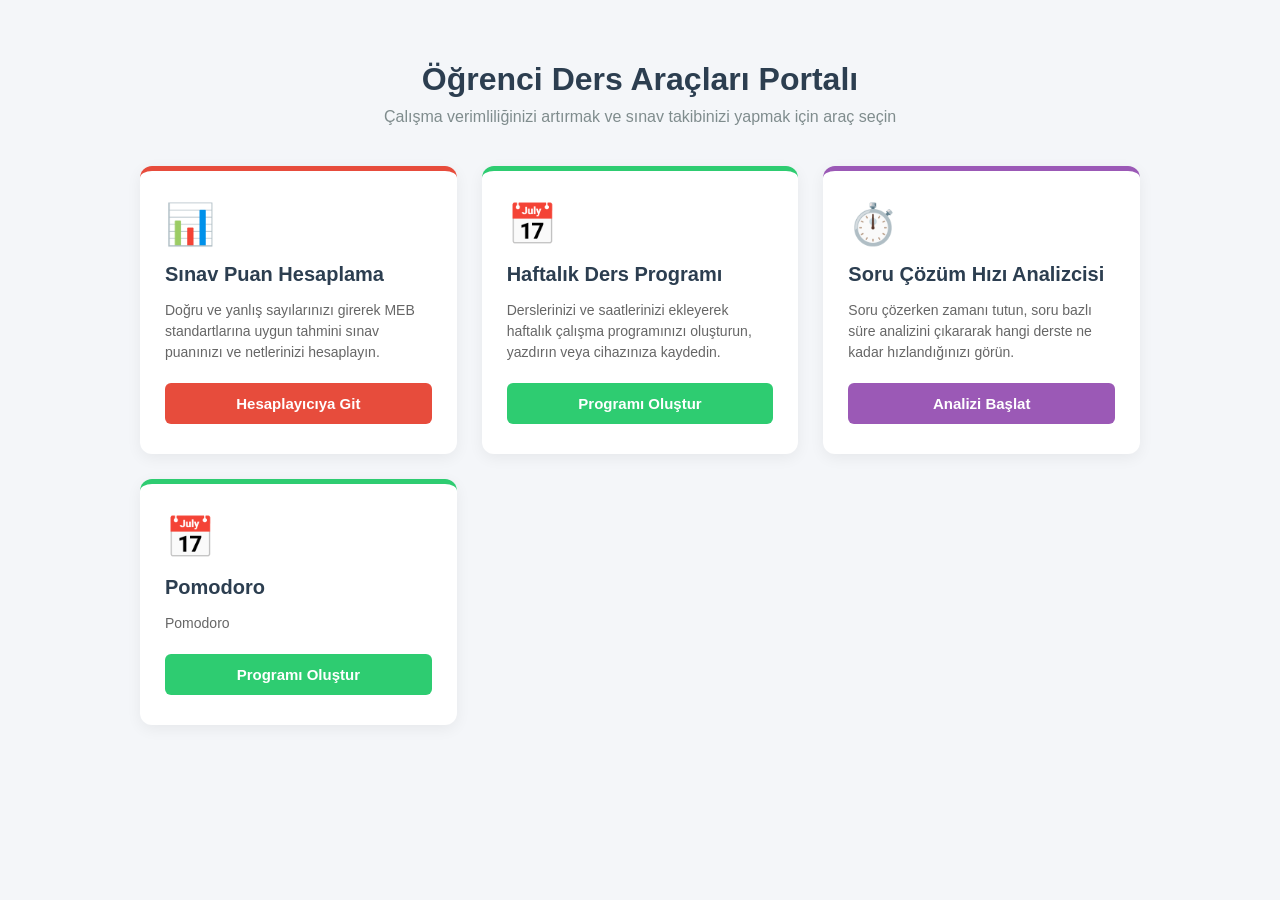
<file: araclar/index.html>
<!DOCTYPE html>
<html lang="tr">
<head>
    <meta charset="UTF-8">
    <meta name="viewport" content="width=device-width, initial-scale=1.0">
    <title>Öğrenci Ders Araçları Portalı</title>
    <style>
        * {
            box-sizing: border-box;
            font-family: 'Segoe UI', Tahoma, Geneva, Verdana, sans-serif;
        }
        body {
            background-color: #f4f6f9;
            margin: 0;
            padding: 40px 20px;
            color: #333;
        }
        .container {
            max-width: 1000px;
            margin: 0 auto;
        }
        .header {
            text-align: center;
            margin-bottom: 40px;
        }
        .header h1 {
            color: #2c3e50;
            margin-bottom: 10px;
            font-size: 32px;
        }
        .header p {
            color: #7f8c8d;
            font-size: 16px;
            margin: 0;
        }
        .grid {
            display: grid;
            grid-template-columns: repeat(auto-fit, minmax(280px, 1fr));
            gap: 25px;
        }
        .card {
            background: #ffffff;
            border-radius: 12px;
            padding: 30px 25px;
            box-shadow: 0 4px 15px rgba(0, 0, 0, 0.06);
            display: flex;
            flex-direction: column;
            justify-content: space-between;
            transition: transform 0.3s, box-shadow 0.3s;
            border-top: 5px solid #3498db;
        }
        .card:hover {
            transform: translateY(-5px);
            box-shadow: 0 8px 25px rgba(0, 0, 0, 0.12);
        }
        .card-icon {
            font-size: 40px;
            margin-bottom: 15px;
        }
        .card h3 {
            color: #2c3e50;
            margin: 0 0 10px 0;
            font-size: 20px;
        }
        .card p {
            color: #666;
            font-size: 14px;
            line-height: 1.5;
            margin-bottom: 20px;
            flex-grow: 1;
        }
        .card-btn {
            display: block;
            text-align: center;
            background-color: #3498db;
            color: white;
            text-decoration: none;
            padding: 12px;
            border-radius: 6px;
            font-weight: bold;
            font-size: 15px;
            transition: background 0.2s;
        }
        .card-btn:hover {
            background-color: #2980b9;
        }

        /* Kartlara Özel Renk Vurguları */
        .card.lgs { border-top-color: #e74c3c; }
        .card.lgs .card-btn { background-color: #e74c3c; }
        .card.lgs .card-btn:hover { background-color: #c0392b; }

        .card.schedule { border-top-color: #2ecc71; }
        .card.schedule .card-btn { background-color: #2ecc71; }
        .card.schedule .card-btn:hover { background-color: #27ae60; }

        .card.speed { border-top-color: #9b59b6; }
        .card.speed .card-btn { background-color: #9b59b6; }
        .card.speed .card-btn:hover { background-color: #8e44ad; }
    </style>
</head>
<body>

<div class="container">
    <div class="header">
        <h1>Öğrenci Ders Araçları Portalı</h1>
        <p>Çalışma verimliliğinizi artırmak ve sınav takibinizi yapmak için araç seçin</p>
    </div>

    <div class="grid">
        <!-- 1. Araç: LGS Puan Hesaplama -->
        <div class="card lgs">
            <div>
                <div class="card-icon">📊</div>
                <h3>Sınav Puan Hesaplama</h3>
                <p>Doğru ve yanlış sayılarınızı girerek MEB standartlarına uygun tahmini sınav puanınızı ve netlerinizi hesaplayın.</p>
            </div>
            <a href="puanhesap.html" class="card-btn">Hesaplayıcıya Git</a>
        </div>

        <!-- 2. Araç: Haftalık Ders Programı -->
        <div class="card schedule">
            <div>
                <div class="card-icon">📅</div>
                <h3>Haftalık Ders Programı</h3>
                <p>Derslerinizi ve saatlerinizi ekleyerek haftalık çalışma programınızı oluşturun, yazdırın veya cihazınıza kaydedin.</p>
            </div>
            <a href="program.html" class="card-btn">Programı Oluştur</a>
        </div>

        <!-- 3. Araç: Soru Çözüm Hızı Analizcisi -->
        <div class="card speed">
            <div>
                <div class="card-icon">⏱️</div>
                <h3>Soru Çözüm Hızı Analizcisi</h3>
                <p>Soru çözerken zamanı tutun, soru bazlı süre analizini çıkararak hangi derste ne kadar hızlandığınızı görün.</p>
            </div>
            <a href="sorucoz.html" class="card-btn">Analizi Başlat</a>
        </div>
		
 <!-- 4. Araç: Haftalık Ders Programı -->
        <div class="card schedule">
            <div>
                <div class="card-icon">📅</div>
                <h3>Pomodoro</h3>
                <p> Pomodoro </p>
            </div>
            <a href="/araclar/pomodoro/" class="card-btn">Programı Oluştur</a>
        </div>		
		
    </div>
</div>

</body>
</html>
</file>
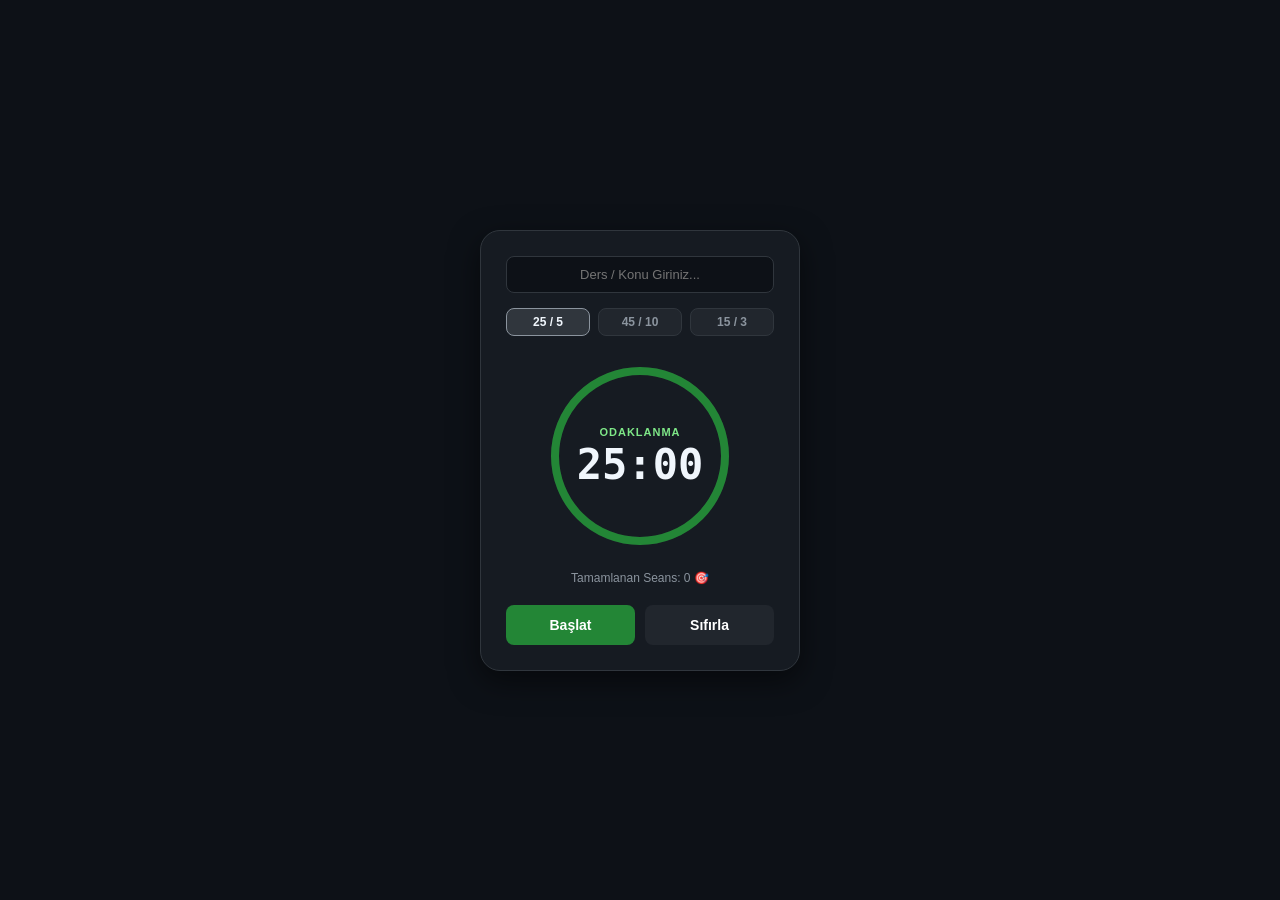
<file: araclar/pomodoro/index.html>
<!DOCTYPE html>
<html lang="tr">
<head>
    <meta charset="UTF-8">
    <meta name="viewport" content="width=device-width, initial-scale=1.0">
    <title>Pomodoro Sayacı</title>
    <link rel="stylesheet" href="style.css">
</head>
<body>

    <div class="pomodoro-card">
        <!-- Ders Input Alanı -->
        <input type="text" id="subjectInput" class="subject-input" placeholder="Ders / Konu Giriniz..." autocomplete="off">

        <!-- Hızlı Süre Modları -->
        <div class="mode-selector">
            <button class="mode-btn active" onclick="setPreset(25, 5, this)">25 / 5</button>
            <button class="mode-btn" onclick="setPreset(45, 10, this)">45 / 10</button>
            <button class="mode-btn" onclick="setPreset(15, 3, this)">15 / 3</button>
        </div>

        <!-- Dairesel Sayaç -->
        <div class="circle-container">
            <svg class="progress-ring" width="200" height="200">
                <circle class="progress-ring__circle-bg" stroke="#21262d" stroke-width="8" fill="transparent" r="85" cx="100" cy="100"/>
                <circle id="progressCircle" class="progress-ring__circle" stroke="#238636" stroke-width="8" fill="transparent" r="85" cx="100" cy="100"/>
            </svg>
            <div class="timer-inner">
                <div id="statusBadge" class="status-badge">ODAKLANMA</div>
                <div id="timerDisplay" class="timer-display">25:00</div>
            </div>
        </div>

        <!-- Seans Sayacı -->
        <div class="streak-counter">
            Tamamlanan Seans: <span id="streakCount">0</span> 🎯
        </div>
        
        <!-- Butonlar -->
        <div class="btn-group">
            <button id="startBtn" class="btn-start" onclick="baslatTetikle()">Başlat</button>
            <button class="btn-reset" onclick="sifirlaTetikle()">Sıfırla</button>
        </div>
    </div>

    <script src="script.js"></script>
</body>
</html>
</file>
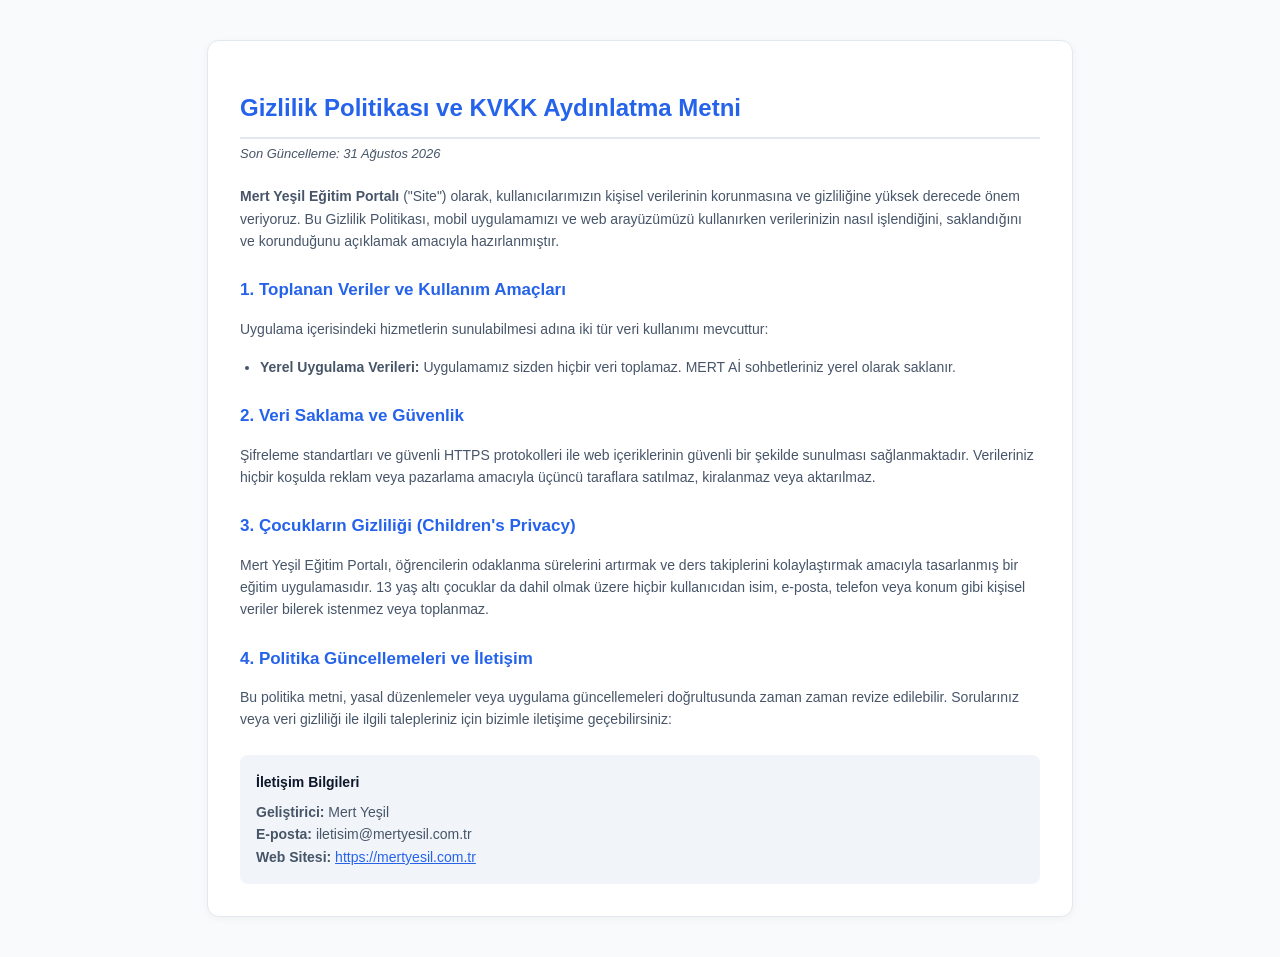
<file: gizlilik.html>
<!DOCTYPE html>
<html lang="tr">
<head>
    <meta charset="UTF-8">
    <meta name="viewport" content="width=device-width, initial-scale=1.0">
    <title>Gizlilik Politikası - Mert Yeşil Eğitim Portalı</title>
    <style>
        :root {
            --primary: #2563eb;
            --text-dark: #0f172a;
            --text-muted: #475569;
            --bg: #f8fafc;
            --card-bg: #ffffff;
            --border: #e2e8f0;
        }

        body {
            font-family: -apple-system, BlinkMacSystemFont, "Segoe UI", Roboto, sans-serif;
            line-height: 1.6;
            color: var(--text-dark);
            background-color: var(--bg);
            margin: 0;
            padding: 20px;
        }

        .container {
            max-width: 800px;
            margin: 20px auto;
            background: var(--card-bg);
            padding: 32px;
            border-radius: 12px;
            border: 1px solid var(--border);
            box-shadow: 0 2px 8px rgba(0,0,0,0.04);
        }

        h1 { color: var(--primary); font-size: 24px; margin-bottom: 5px; border-bottom: 2px solid var(--border); padding-bottom: 10px; }
        .date { font-size: 13px; color: var(--text-muted); margin-bottom: 20px; font-style: italic; }
        h2 { color: var(--primary); font-size: 17px; margin-top: 24px; margin-bottom: 10px; }
        p, li { font-size: 14px; color: var(--text-muted); }
        ul { padding-left: 20px; margin-bottom: 15px; }
        li { margin-bottom: 6px; }
        .highlight { background: #eff6ff; border-left: 4px solid var(--primary); padding: 12px 16px; border-radius: 0 8px 8px 0; margin: 15px 0; font-size: 13px; }
        .contact-box { background: #f1f5f9; padding: 16px; border-radius: 8px; margin-top: 24px; }
    </style>
</head>
<body>

    <div class="container">
        <h1>Gizlilik Politikası ve KVKK Aydınlatma Metni</h1>
        <div class="date">Son Güncelleme: 31 Ağustos 2026</div>

        <p><strong>Mert Yeşil Eğitim Portalı</strong> ("Site") olarak, kullanıcılarımızın kişisel verilerinin korunmasına ve gizliliğine yüksek derecede önem veriyoruz. Bu Gizlilik Politikası, mobil uygulamamızı ve web arayüzümüzü kullanırken verilerinizin nasıl işlendiğini, saklandığını ve korunduğunu açıklamak amacıyla hazırlanmıştır.</p>

        <h2>1. Toplanan Veriler ve Kullanım Amaçları</h2>
        <p>Uygulama içerisindeki hizmetlerin sunulabilmesi adına iki tür veri kullanımı mevcuttur:</p>
        <ul>
            <li><strong>Yerel Uygulama Verileri:</strong> Uygulamamız sizden hiçbir veri toplamaz. MERT Aİ sohbetleriniz yerel olarak saklanır.</li>
        </ul>

        <h2>2. Veri Saklama ve Güvenlik</h2>
        <p>Şifreleme standartları ve güvenli HTTPS protokolleri ile web içeriklerinin güvenli bir şekilde sunulması sağlanmaktadır. Verileriniz hiçbir koşulda reklam veya pazarlama amacıyla üçüncü taraflara satılmaz, kiralanmaz veya aktarılmaz.</p>

        <h2>3. Çocukların Gizliliği (Children's Privacy)</h2>
        <p>Mert Yeşil Eğitim Portalı, öğrencilerin odaklanma sürelerini artırmak ve ders takiplerini kolaylaştırmak amacıyla tasarlanmış bir eğitim uygulamasıdır. 13 yaş altı çocuklar da dahil olmak üzere hiçbir kullanıcıdan isim, e-posta, telefon veya konum gibi kişisel veriler bilerek istenmez veya toplanmaz.</p>

        <h2>4. Politika Güncellemeleri ve İletişim</h2>
        <p>Bu politika metni, yasal düzenlemeler veya uygulama güncellemeleri doğrultusunda zaman zaman revize edilebilir. Sorularınız veya veri gizliliği ile ilgili talepleriniz için bizimle iletişime geçebilirsiniz:</p>

        <div class="contact-box">
            <p style="margin:0 0 8px 0; font-weight:bold; color:var(--text-dark);">İletişim Bilgileri</p>
            <p style="margin:0;">
                <strong>Geliştirici:</strong> Mert Yeşil<br>
                <strong>E-posta:</strong> iletisim@mertyesil.com.tr<br>
                <strong>Web Sitesi:</strong> <a href="https://mertyesil.com.tr" target="_blank" style="color:var(--primary);">https://mertyesil.com.tr</a>
            </p>
        </div>
    </div>

</body>
</html>
</file>
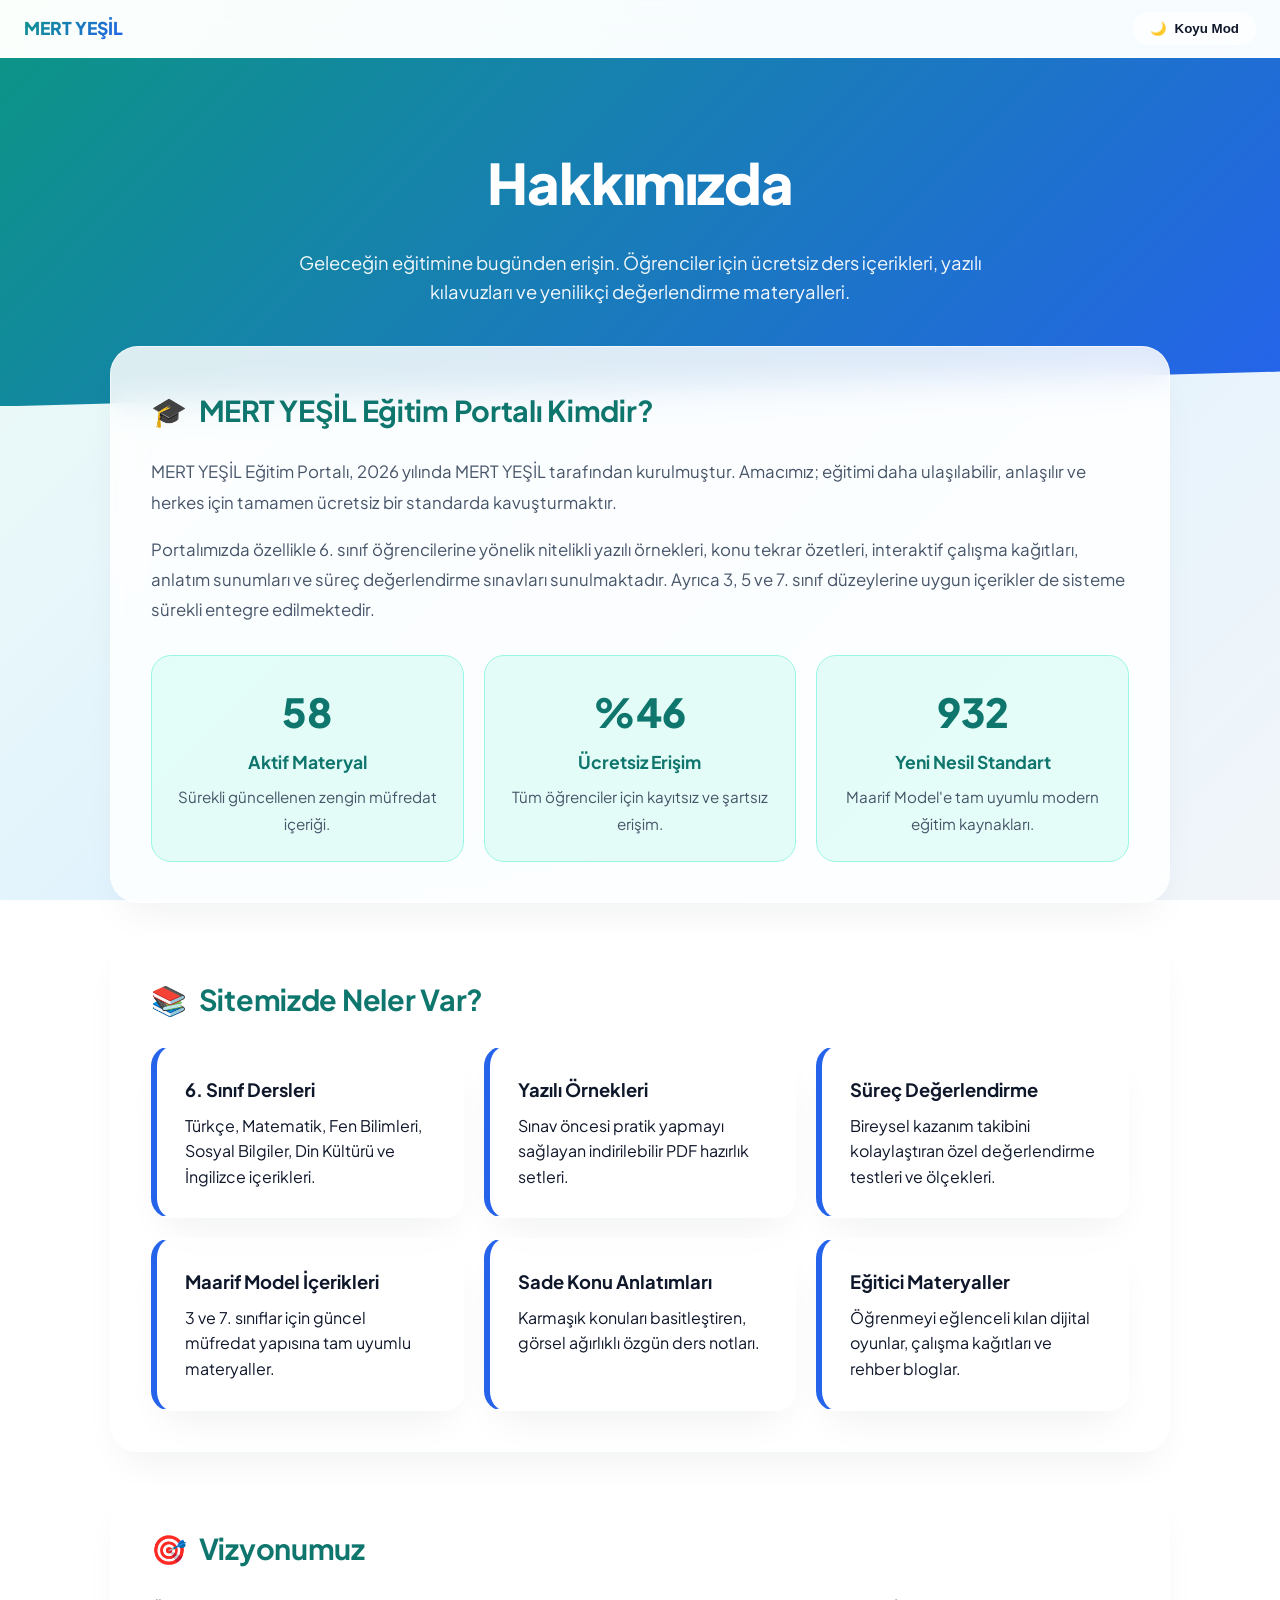
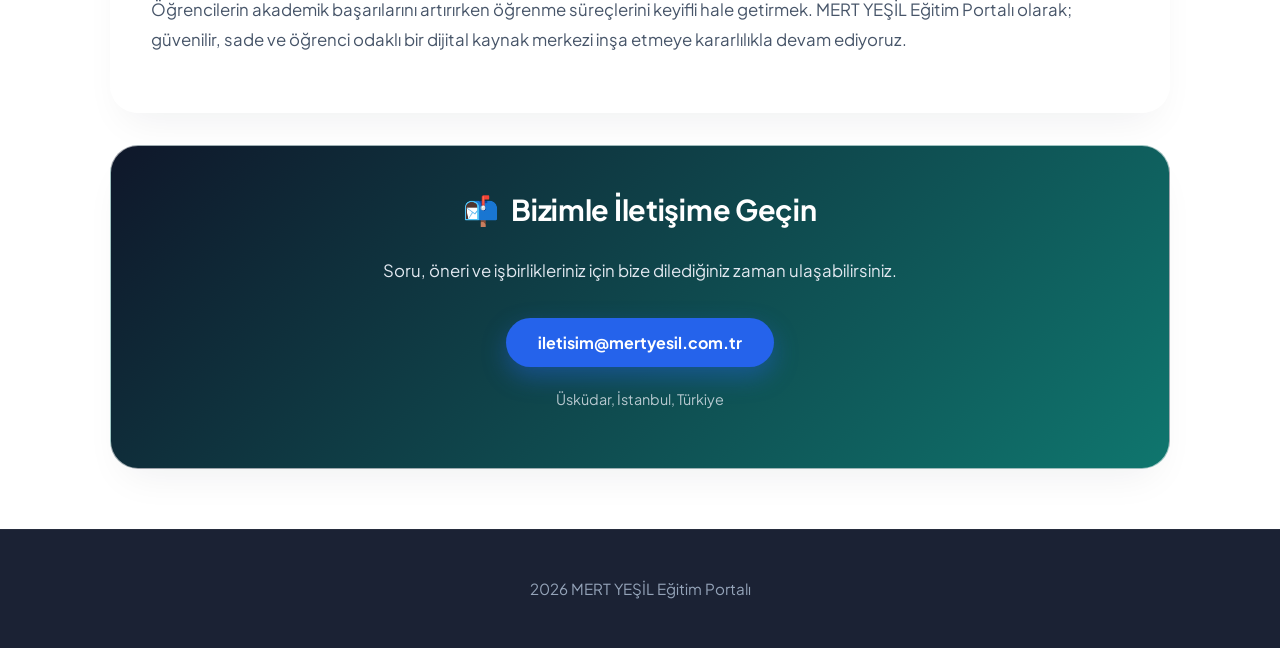
<file: hakkimizda.html>
<!DOCTYPE html>
<html lang="tr" data-theme="light">
<head>
  <meta charset="UTF-8" />
  <meta name="viewport" content="width=device-width, initial-scale=1.0" />
  <title>Hakkımızda | MERT YEŞİL Eğitim Portalı</title>
  <meta name="description" content="MERT YEŞİL Eğitim Portalı hakkında bilgi, ücretsiz eğitim içerikleri, ders notları ve iletişim bilgileri." />

  <!-- Google Fonts: Plus Jakarta Sans -->
  <link rel="preconnect" href="https://fonts.googleapis.com">
  <link rel="preconnect" href="https://fonts.gstatic.com" crossorigin>
  <link href="https://fonts.googleapis.com/css2?family=Plus+Jakarta+Sans:wght@400;500;600;700;800&display=swap" rel="stylesheet">

  <style>
    :root {
      /* Aydınlık Tema Değişkenleri */
      --bg-gradient: linear-gradient(135deg, #f0fdf4 0%, #e0f2fe 50%, #f1f5f9 100%);
      --header-bg: linear-gradient(135deg, #0d9488 0%, #2563eb 100%);
      --card-bg: rgba(255, 255, 255, 0.85);
      --card-border: rgba(255, 255, 255, 0.6);
      --text-main: #0f172a;
      --text-muted: #475569;
      --heading-color: #0f766e;
      --box-bg: rgba(204, 251, 241, 0.5);
      --box-border: #99f6e4;
      --box-title: #0f766e;
      --feature-border: #2563eb;
      --shadow: 0 20px 40px -15px rgba(15, 23, 42, 0.07);
      --shadow-hover: 0 25px 50px -12px rgba(37, 99, 235, 0.18);
      --nav-bg: rgba(255, 255, 255, 0.7);
    }

    [data-theme="dark"] {
      /* Koyu Tema Değişkenleri */
      --bg-gradient: linear-gradient(135deg, #0f172a 0%, #0284c7 150%);
      --header-bg: linear-gradient(135deg, #0f766e 0%, #1e3a8a 100%);
      --card-bg: rgba(30, 41, 59, 0.75);
      --card-border: rgba(255, 255, 255, 0.1);
      --text-main: #f8fafc;
      --text-muted: #94a3b8;
      --heading-color: #2dd4bf;
      --box-bg: rgba(15, 118, 110, 0.2);
      --box-border: rgba(45, 212, 191, 0.3);
      --box-title: #5eead4;
      --feature-border: #38bdf8;
      --shadow: 0 20px 40px -15px rgba(0, 0, 0, 0.5);
      --shadow-hover: 0 25px 50px -12px rgba(56, 189, 248, 0.25);
      --nav-bg: rgba(15, 23, 42, 0.75);
    }

    * {
      box-sizing: border-box;
      transition: background-color 0.3s ease, border-color 0.3s ease, color 0.3s ease;
    }

    body {
      margin: 0;
      font-family: 'Plus Jakarta Sans', sans-serif;
      background: var(--bg-gradient);
      background-attachment: fixed;
      color: var(--text-main);
      line-height: 1.6;
      overflow-x: hidden;
    }

    /* Yapışkan Navigasyon & Tema Butonu */
    nav {
      position: sticky;
      top: 0;
      z-index: 1000;
      backdrop-filter: blur(12px);
      background: var(--nav-bg);
      border-bottom: 1px solid var(--card-border);
      padding: 12px 24px;
      display: flex;
      justify-content: space-between;
      align-items: center;
    }

    .brand {
      font-weight: 800;
      font-size: 1.1rem;
      background: linear-gradient(135deg, #0d9488, #2563eb);
      -webkit-background-clip: text;
      -webkit-text-fill-color: transparent;
    }

    .theme-toggle {
      background: rgba(255, 255, 255, 0.2);
      border: 1px solid var(--card-border);
      cursor: pointer;
      padding: 8px 16px;
      border-radius: 99px;
      font-weight: 600;
      color: var(--text-main);
      display: flex;
      align-items: center;
      gap: 8px;
      backdrop-filter: blur(5px);
    }

    .theme-toggle:hover {
      transform: scale(1.05);
    }

    /* Üst Alan (Hero) */
    header {
      background: var(--header-bg);
      color: white;
      padding: 80px 20px 100px;
      text-align: center;
      position: relative;
      clip-path: polygon(0 0, 100% 0, 100% 90%, 0 100%);
    }

    header h1 {
      margin: 0;
      font-size: clamp(2.2rem, 5vw, 3.5rem);
      font-weight: 800;
      letter-spacing: -0.02em;
    }

    header p {
      max-width: 700px;
      margin: 20px auto 0;
      font-size: 1.15rem;
      opacity: 0.95;
      font-weight: 400;
    }

    /* Ana İçerik Konteyneri */
    main {
      max-width: 1100px;
      margin: -60px auto 60px;
      padding: 0 20px;
      position: relative;
      z-index: 10;
    }

    /* Glassmorphism Kart Yapısı */
    .card {
      background: var(--card-bg);
      backdrop-filter: blur(16px);
      -webkit-backdrop-filter: blur(16px);
      border: 1px solid var(--card-border);
      border-radius: 28px;
      padding: 40px;
      box-shadow: var(--shadow);
      margin-bottom: 32px;
      animation: fadeIn 0.8s ease-out;
    }

    .card h2 {
      color: var(--heading-color);
      margin-top: 0;
      font-size: 1.8rem;
      font-weight: 700;
      letter-spacing: -0.01em;
      display: flex;
      align-items: center;
      gap: 12px;
    }

    .card p {
      color: var(--text-muted);
      font-size: 1.05rem;
      line-height: 1.8;
    }

    /* İstatistik Vurgu Kutuları */
    .highlight {
      display: grid;
      grid-template-columns: repeat(auto-fit, minmax(240px, 1fr));
      gap: 20px;
      margin-top: 30px;
    }

    .box {
      background: var(--box-bg);
      border: 1px solid var(--box-border);
      border-radius: 20px;
      padding: 24px;
      text-align: center;
      transition: transform 0.3s ease;
    }

    .box:hover {
      transform: translateY(-5px);
    }

    .box .counter {
      font-size: 2.5rem;
      font-weight: 800;
      color: var(--box-title);
      display: block;
      margin-bottom: 4px;
    }

    .box h3 {
      margin: 0 0 6px;
      color: var(--box-title);
      font-size: 1.1rem;
    }

    .box p {
      margin: 0;
      font-size: 0.95rem;
    }

    /* Özellik Izgarası */
    .features {
      display: grid;
      grid-template-columns: repeat(auto-fit, minmax(280px, 1fr));
      gap: 20px;
      margin-top: 20px;
    }

    .feature {
      background: var(--card-bg);
      border: 1px solid var(--card-border);
      border-radius: 20px;
      padding: 28px;
      border-left: 6px solid var(--feature-border);
      box-shadow: var(--shadow);
      transition: all 0.3s cubic-bezier(0.4, 0, 0.2, 1);
    }

    .feature:hover {
      transform: translateY(-4px);
      box-shadow: var(--shadow-hover);
    }

    .feature strong {
      display: block;
      color: var(--text-main);
      margin-bottom: 8px;
      font-size: 1.15rem;
      font-weight: 700;
    }

    /* İletişim Alanı */
    .contact {
      background: linear-gradient(135deg, #0f172a 0%, #0f766e 100%);
      color: white;
      text-align: center;
      position: relative;
      overflow: hidden;
    }

    .contact h2 {
      color: white;
      justify-content: center;
    }

    .contact p {
      color: #e2e8f0;
    }

    .contact-btn {
      display: inline-block;
      margin-top: 15px;
      padding: 12px 32px;
      background: #2563eb;
      color: white;
      text-decoration: none;
      font-weight: 700;
      border-radius: 99px;
      box-shadow: 0 10px 25px rgba(37, 99, 235, 0.4);
      transition: all 0.3s ease;
    }

    .contact-btn:hover {
      background: #1d4ed8;
      transform: scale(1.05);
      box-shadow: 0 15px 30px rgba(37, 99, 235, 0.6);
    }

    /* Alt Bilgi (Footer) */
    footer {
      text-align: center;
      padding: 32px;
      background: rgba(15, 23, 42, 0.95);
      color: #94a3b8;
      font-size: 0.95rem;
      border-top: 1px solid rgba(255, 255, 255, 0.05);
    }

    /* Keyframe Animasyonları */
    @keyframes fadeIn {
      from { opacity: 0; transform: translateY(20px); }
      to { opacity: 1; transform: translateY(0); }
    }

    /* Responsive İyileştirmeler */
    @media (max-width: 640px) {
      header { padding: 50px 20px 80px; }
      .card { padding: 24px; border-radius: 20px; }
      nav { padding: 10px 16px; }
    }
  </style>
</head>

<body>

  <!-- Gezinme & Tema Değiştirici -->
  <nav>
    <div class="brand">MERT YEŞİL</div>
    <button class="theme-toggle" id="themeToggle" aria-label="Temayı Değiştir">
      <span id="themeIcon">🌙</span> <span id="themeText">Koyu Mod</span>
    </button>
  </nav>

  <!-- Header Section -->
  <header>
    <h1>Hakkımızda</h1>
    <p>
      Geleceğin eğitimine bugünden erişin. Öğrenciler için ücretsiz ders içerikleri,
      yazılı kılavuzları ve yenilikçi değerlendirme materyalleri.
    </p>
  </header>

  <!-- Main Content -->
  <main>

    <section class="card">
      <h2><span>🎓</span> MERT YEŞİL Eğitim Portalı Kimdir?</h2>
      <p>
        MERT YEŞİL Eğitim Portalı, 2026 yılında MERT YEŞİL tarafından kurulmuştur.
        Amacımız; eğitimi daha ulaşılabilir, anlaşılır ve herkes için tamamen ücretsiz bir standarda kavuşturmaktır.
      </p>
      <p>
        Portalımızda özellikle 6. sınıf öğrencilerine yönelik nitelikli yazılı örnekleri, konu tekrar özetleri,
        interaktif çalışma kağıtları, anlatım sunumları ve süreç değerlendirme sınavları sunulmaktadır. Ayrıca 3, 5 ve 7. sınıf düzeylerine uygun içerikler de sisteme sürekli entegre edilmektedir.
      </p>

      <div class="highlight">
        <div class="box">
          <span class="counter" data-target="125">0</span>
          <h3>Aktif Materyal</h3>
          <p>Sürekli güncellenen zengin müfredat içeriği.</p>
        </div>

        <div class="box">
          <span class="counter" data-target="100">%0</span>
          <h3>Ücretsiz Erişim</h3>
          <p>Tüm öğrenciler için kayıtsız ve şartsız erişim.</p>
        </div>

        <div class="box">
          <span class="counter" data-target="2026">0</span>
          <h3>Yeni Nesil Standart</h3>
          <p>Maarif Model'e tam uyumlu modern eğitim kaynakları.</p>
        </div>
      </div>
    </section>

    <section class="card">
      <h2><span>📚</span> Sitemizde Neler Var?</h2>

      <div class="features">
        <div class="feature">
          <strong>6. Sınıf Dersleri</strong>
          Türkçe, Matematik, Fen Bilimleri, Sosyal Bilgiler, Din Kültürü ve İngilizce içerikleri.
        </div>

        <div class="feature">
          <strong>Yazılı Örnekleri</strong>
          Sınav öncesi pratik yapmayı sağlayan indirilebilir PDF hazırlık setleri.
        </div>

        <div class="feature">
          <strong>Süreç Değerlendirme</strong>
          Bireysel kazanım takibini kolaylaştıran özel değerlendirme testleri ve ölçekleri.
        </div>

        <div class="feature">
          <strong>Maarif Model İçerikleri</strong>
          3 ve 7. sınıflar için güncel müfredat yapısına tam uyumlu materyaller.
        </div>

        <div class="feature">
          <strong>Sade Konu Anlatımları</strong>
          Karmaşık konuları basitleştiren, görsel ağırlıklı özgün ders notları.
        </div>

        <div class="feature">
          <strong>Eğitici Materyaller</strong>
          Öğrenmeyi eğlenceli kılan dijital oyunlar, çalışma kağıtları ve rehber bloglar.
        </div>
      </div>
    </section>

    <section class="card">
      <h2><span>🎯</span> Vizyonumuz</h2>
      <p>
        Öğrencilerin akademik başarılarını artırırken öğrenme süreçlerini keyifli hale getirmek.
        MERT YEŞİL Eğitim Portalı olarak; güvenilir, sade ve öğrenci odaklı bir dijital kaynak merkezi inşa etmeye kararlılıkla devam ediyoruz.
      </p>
    </section>

    <section class="card contact">
      <h2><span>📬</span> Bizimle İletişime Geçin</h2>
      <p>Soru, öneri ve işbirlikleriniz için bize dilediğiniz zaman ulaşabilirsiniz.</p>
      <a href="mailto:iletisim@mertyesil.com.tr" class="contact-btn">iletisim@mertyesil.com.tr</a>
      <p style="margin-top: 20px; font-size: 0.9rem; opacity: 0.8;">Üsküdar, İstanbul, Türkiye</p>
    </section>

  </main>

  <footer>
    <p>2026 MERT YEŞİL Eğitim Portalı</p>
  </footer>

  <script>
    // Koyu / Aydınlık Mod Yönetimi
    const themeToggleBtn = document.getElementById('themeToggle');
    const themeIcon = document.getElementById('themeIcon');
    const themeText = document.getElementById('themeText');
    const htmlElement = document.documentElement;

    themeToggleBtn.addEventListener('click', () => {
      const currentTheme = htmlElement.getAttribute('data-theme');
      const newTheme = currentTheme === 'light' ? 'dark' : 'light';
      
      htmlElement.setAttribute('data-theme', newTheme);
      themeIcon.textContent = newTheme === 'light' ? '🌙' : '☀️';
      themeText.textContent = newTheme === 'light' ? 'Koyu Mod' : 'Aydınlık Mod';
    });

    // İnteraktif Sayaç Animasyonu
    const counters = document.querySelectorAll('.counter');
    let animated = false;

    window.addEventListener('scroll', () => {
      const scrollPosition = window.scrollY + window.innerHeight;
      const highlightSection = document.querySelector('.highlight');

      if (highlightSection && scrollPosition > highlightSection.offsetTop && !animated) {
        counters.forEach(counter => {
          const target = +counter.getAttribute('data-target');
          const isPercentage = counter.innerText.includes('%');
          let count = 0;
          const speed = target / 50;

          const updateCount = () => {
            count += speed;
            if (count < target) {
              counter.innerText = (isPercentage ? '%' : '') + Math.ceil(count) + (target === 115 ? '+' : '');
              setTimeout(updateCount, 30);
            } else {
              counter.innerText = (isPercentage ? '%' : '') + target + (target === 115 ? '+' : '');
            }
          };
          updateCount();
        });
        animated = true;
      }
    });
  </script>

</body>
</html>
</file>
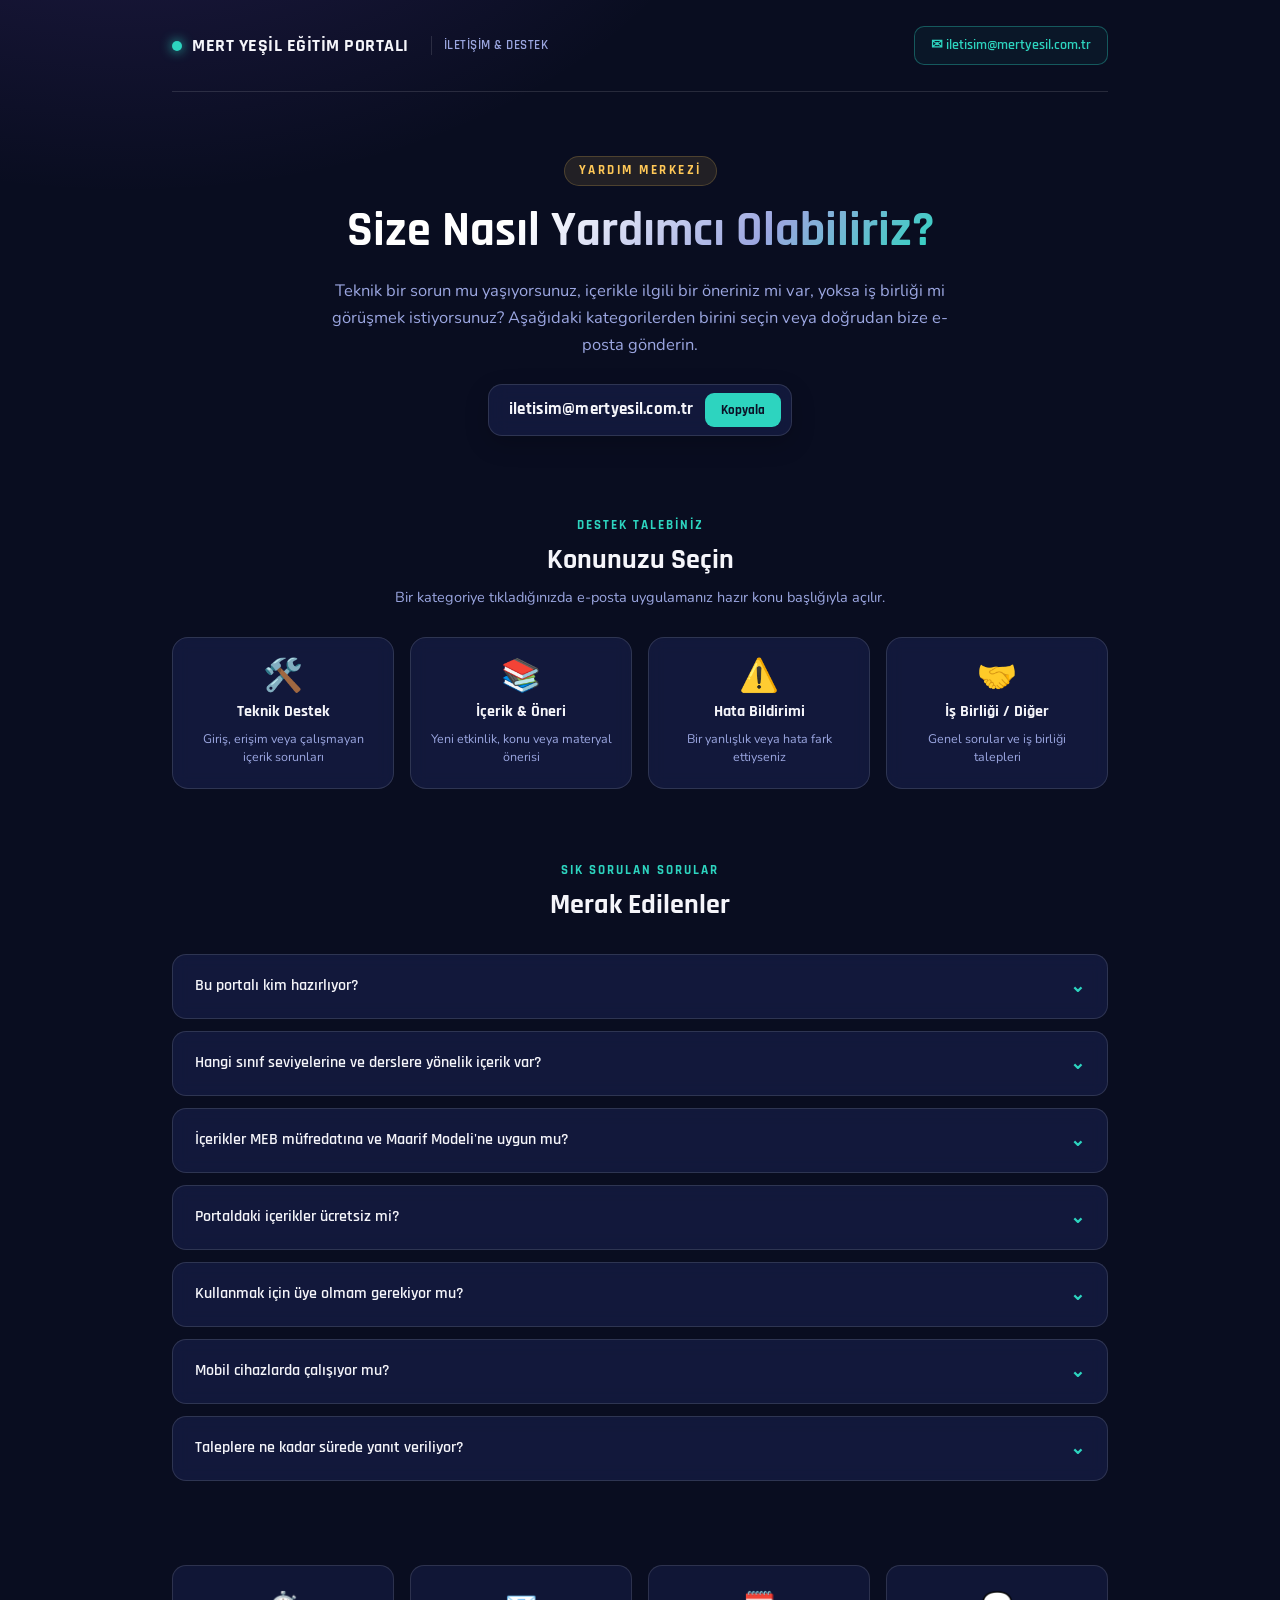
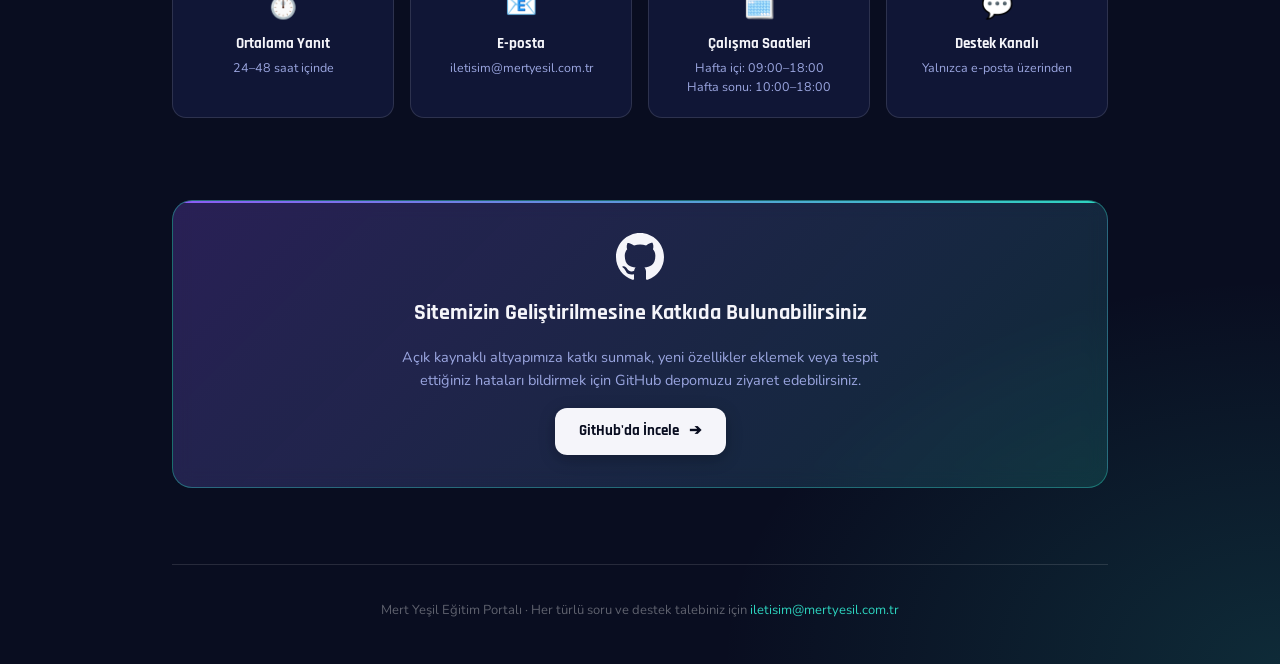
<file: iletisim.html>
<!DOCTYPE html>
<html lang="tr">
<head>
  <meta charset="UTF-8">
  <meta name="viewport" content="width=device-width, initial-scale=1.0">
  <title>İletişim ve Destek · Mert Yeşil Eğitim Portalı</title>
  <link rel="preconnect" href="https://fonts.googleapis.com">
  <link href="https://fonts.googleapis.com/css2?family=Rajdhani:wght@500;600;700&family=Nunito:wght@400;500;600;700;800&display=swap" rel="stylesheet">
  <style>
    :root {
      --navy: #090d20;
      --navy2: #101636;
      --card: rgba(23, 31, 74, 0.65);
      --card-hover: rgba(28, 36, 84, 0.85);
      --line: rgba(255, 255, 255, 0.12);
      --text: #f5f5fa;
      --muted: #9ba6e0;
      --teal: #2dd4bf;
      --teal-rgb: 45, 212, 191;
      --gold: #ffc857;
      --purple: #8b5cf6;
      --purple-rgb: 139, 92, 246;
      --green: #10b981;
      --font-display: 'Rajdhani', sans-serif;
      --font-body: 'Nunito', sans-serif;
    }

    * { box-sizing: border-box; margin: 0; padding: 0; }
    html { scroll-behavior: smooth; }
    body {
      font-family: var(--font-body);
      background: 
        radial-gradient(ellipse 900px 600px at 10% -10%, rgba(var(--purple-rgb), 0.2), transparent 70%),
        radial-gradient(ellipse 800px 550px at 100% 100%, rgba(var(--teal-rgb), 0.15), transparent 70%),
        var(--navy);
      color: var(--text);
      min-height: 100vh;
      line-height: 1.5;
    }

    .wrap { max-width: 980px; margin: 0 auto; padding: 0 22px; }

    /* HEADER */
    header.top {
      padding: 26px 0;
      display: flex;
      align-items: center;
      justify-content: space-between;
      border-bottom: 1px solid var(--line);
      flex-wrap: wrap;
      gap: 12px;
    }
    .brand {
      display: flex;
      align-items: center;
      gap: 10px;
      font-family: var(--font-display);
      font-weight: 700;
      font-size: 18px;
      letter-spacing: .5px;
    }
    .brand .dot {
      width: 10px;
      height: 10px;
      border-radius: 50%;
      background: var(--teal);
      box-shadow: 0 0 12px var(--teal);
    }
    .brand-sub {
      font-size: 12.5px;
      color: var(--muted);
      margin-left: 12px;
      font-weight: 600;
      border-left: 1px solid var(--line);
      padding-left: 12px;
    }
    .header-email {
      font-family: var(--font-display);
      font-size: 14px;
      font-weight: 600;
      color: var(--teal);
      text-decoration: none;
      display: flex;
      align-items: center;
      gap: 8px;
      padding: 8px 16px;
      border: 1px solid rgba(var(--teal-rgb), 0.35);
      border-radius: 10px;
      background: rgba(var(--teal-rgb), 0.05);
      transition: all .2s ease;
    }
    .header-email:hover {
      background: rgba(var(--teal-rgb), 0.15);
      border-color: var(--teal);
      transform: translateY(-1px);
    }

    /* HERO */
    .hero {
      padding: 64px 0 44px;
      text-align: center;
      display: flex;
      flex-direction: column;
      align-items: center;
      gap: 18px;
    }
    .kicker {
      font-family: var(--font-display);
      font-weight: 700;
      font-size: 13px;
      letter-spacing: 2.5px;
      color: var(--gold);
      text-transform: uppercase;
      background: rgba(255, 200, 87, 0.1);
      padding: 4px 14px;
      border-radius: 20px;
      border: 1px solid rgba(255, 200, 87, 0.2);
    }
    h1 {
      font-family: var(--font-display);
      font-weight: 700;
      font-size: clamp(32px, 5vw, 48px);
      line-height: 1.15;
      background: linear-gradient(135deg, #ffffff 30%, var(--muted) 70%, var(--teal) 100%);
      -webkit-background-clip: text;
      background-clip: text;
      color: transparent;
    }
    .hero p {
      color: var(--muted);
      font-size: 16.5px;
      max-width: 620px;
      line-height: 1.65;
    }
    .email-pill {
      display: inline-flex;
      align-items: center;
      gap: 12px;
      margin-top: 8px;
      background: var(--card);
      backdrop-filter: blur(10px);
      border: 1px solid var(--line);
      padding: 8px 10px 8px 20px;
      border-radius: 14px;
      box-shadow: 0 8px 24px rgba(0,0,0,0.2);
    }
    .email-pill span {
      font-family: var(--font-display);
      font-weight: 700;
      font-size: 17px;
      color: var(--text);
      letter-spacing: .3px;
    }
    .copy-btn {
      font-family: var(--font-display);
      font-weight: 700;
      font-size: 13px;
      color: #0b1026;
      background: var(--teal);
      border: none;
      padding: 9px 16px;
      border-radius: 9px;
      cursor: pointer;
      white-space: nowrap;
      transition: all .2s ease;
    }
    .copy-btn:hover { opacity: 0.9; transform: scale(1.02); }
    .copy-btn.copied { background: var(--green); color: #fff; }

    /* SECTIONS GENERAL */
    section { padding: 36px 0; }
    .section-head { text-align: center; margin-bottom: 28px; }
    .section-eyebrow {
      font-family: var(--font-display);
      font-size: 12.5px;
      font-weight: 700;
      letter-spacing: 2px;
      color: var(--teal);
      text-transform: uppercase;
    }
    .section-title {
      font-family: var(--font-display);
      font-size: 28px;
      font-weight: 700;
      margin-top: 4px;
    }
    .section-sub {
      color: var(--muted);
      font-size: 14.5px;
      margin-top: 6px;
      max-width: 580px;
      margin-left: auto;
      margin-right: auto;
    }

    /* CATEGORY CARDS */
    .cat-grid {
      display: grid;
      grid-template-columns: repeat(4, 1fr);
      gap: 16px;
    }
    @media(max-width: 820px) { .cat-grid { grid-template-columns: repeat(2, 1fr); } }
    @media(max-width: 480px) { .cat-grid { grid-template-columns: 1fr; } }

    .cat-card {
      display: flex;
      flex-direction: column;
      align-items: center;
      text-decoration: none;
      background: var(--card);
      backdrop-filter: blur(8px);
      border: 1px solid var(--line);
      border-radius: 16px;
      padding: 22px 18px;
      text-align: center;
      transition: all .25s ease;
    }
    .cat-card:hover {
      border-color: var(--teal);
      background: var(--card-hover);
      transform: translateY(-4px);
      box-shadow: 0 12px 28px rgba(0,0,0,0.3);
    }
    .cat-icon {
      font-size: 32px;
      margin-bottom: 8px;
      line-height: 1;
    }
    .cat-name {
      font-family: var(--font-display);
      font-weight: 700;
      font-size: 16px;
      color: var(--text);
    }
    .cat-desc {
      font-size: 12.5px;
      color: var(--muted);
      margin-top: 6px;
      line-height: 1.45;
    }

    /* FAQ */
    .faq-item {
      background: var(--card);
      backdrop-filter: blur(8px);
      border: 1px solid var(--line);
      border-radius: 14px;
      margin-bottom: 12px;
      overflow: hidden;
      transition: border-color .2s;
    }
    .faq-item.open { border-color: rgba(var(--teal-rgb), 0.4); }
    .faq-q {
      display: flex;
      align-items: center;
      justify-content: space-between;
      padding: 18px 22px;
      cursor: pointer;
      font-family: var(--font-display);
      font-weight: 600;
      font-size: 16px;
      user-select: none;
    }
    .faq-q .chev {
      transition: transform .3s ease;
      color: var(--teal);
      font-size: 18px;
    }
    .faq-item.open .chev { transform: rotate(180deg); }
    .faq-a {
      max-height: 0;
      overflow: hidden;
      transition: max-height .3s cubic-bezier(0, 1, 0, 1);
    }
    .faq-a p {
      padding: 0 22px 20px;
      color: var(--muted);
      font-size: 14.5px;
      line-height: 1.65;
    }

    /* INFO STRIP */
    .info-strip {
      display: grid;
      grid-template-columns: repeat(4, 1fr);
      gap: 16px;
    }
    @media(max-width: 768px) { .info-strip { grid-template-columns: repeat(2, 1fr); } }
    @media(max-width: 480px) { .info-strip { grid-template-columns: 1fr; } }

    .info-card {
      background: var(--navy2);
      border: 1px solid var(--line);
      border-radius: 14px;
      padding: 20px 16px;
      text-align: center;
    }
    .info-card .ii { font-size: 26px; }
    .info-card b {
      display: block;
      font-family: var(--font-display);
      font-size: 15px;
      margin-top: 8px;
    }
    .info-card span {
      font-size: 12.5px;
      color: var(--muted);
      display: block;
      margin-top: 4px;
    }

    /* GITHUB CONTRIBUTION BANNER */
    .github-card {
      background: linear-gradient(135deg, rgba(var(--purple-rgb), 0.25), rgba(var(--teal-rgb), 0.15));
      border: 1px solid rgba(var(--teal-rgb), 0.4);
      border-radius: 20px;
      padding: 32px 28px;
      text-align: center;
      display: flex;
      flex-direction: column;
      align-items: center;
      gap: 16px;
      position: relative;
      overflow: hidden;
      margin-top: 10px;
      backdrop-filter: blur(10px);
    }
    .github-card::before {
      content: '';
      position: absolute;
      top: 0; left: 0; right: 0; height: 2px;
      background: linear-gradient(90deg, var(--purple), var(--teal));
    }
    .github-icon {
      width: 48px;
      height: 48px;
      fill: var(--text);
    }
    .github-title {
      font-family: var(--font-display);
      font-size: 22px;
      font-weight: 700;
    }
    .github-desc {
      color: var(--muted);
      font-size: 14.5px;
      max-width: 520px;
      line-height: 1.6;
    }
    .github-btn {
      display: inline-flex;
      align-items: center;
      gap: 10px;
      background: var(--text);
      color: var(--navy);
      font-family: var(--font-display);
      font-weight: 700;
      font-size: 15px;
      padding: 12px 24px;
      border-radius: 12px;
      text-decoration: none;
      transition: all .2s ease;
      box-shadow: 0 4px 16px rgba(0,0,0,0.25);
    }
    .github-btn:hover {
      background: #ffffff;
      transform: translateY(-2px);
      box-shadow: 0 8px 24px rgba(255,255,255,0.2);
    }

    /* FOOTER */
    footer {
      text-align: center;
      padding: 36px 0 44px;
      color: rgba(255,255,255,0.35);
      font-size: 13px;
      border-top: 1px solid var(--line);
      margin-top: 40px;
    }
    footer a { color: var(--teal); text-decoration: none; }
    footer a:hover { text-decoration: underline; }
  </style>
</head>
<body>

<div class="wrap">
  <!-- HEADER -->
  <header class="top">
    <div class="brand">
      <span class="dot"></span>
      MERT YEŞİL EĞİTİM PORTALI
      <span class="brand-sub">İLETİŞİM &amp; DESTEK</span>
    </div>
    <a class="header-email" href="mailto:iletisim@mertyesil.com.tr">
      ✉ iletisim@mertyesil.com.tr
    </a>
  </header>

  <!-- HERO -->
  <section class="hero">
    <div class="kicker">Yardım Merkezi</div>
    <h1>Size Nasıl Yardımcı Olabiliriz?</h1>
    <p>Teknik bir sorun mu yaşıyorsunuz, içerikle ilgili bir öneriniz mi var, yoksa iş birliği mi görüşmek istiyorsunuz? Aşağıdaki kategorilerden birini seçin veya doğrudan bize e-posta gönderin.</p>
    
    <div class="email-pill">
      <span id="email-text">iletisim@mertyesil.com.tr</span>
      <button class="copy-btn" id="copy-btn">Kopyala</button>
    </div>
  </section>

  <!-- CATEGORIES -->
  <section id="categories">
    <div class="section-head">
      <div class="section-eyebrow">Destek Talebiniz</div>
      <div class="section-title">Konunuzu Seçin</div>
      <div class="section-sub">Bir kategoriye tıkladığınızda e-posta uygulamanız hazır konu başlığıyla açılır.</div>
    </div>
    <div class="cat-grid">
      <a class="cat-card" href="mailto:iletisim@mertyesil.com.tr?subject=%5BTeknik%20Destek%5D%20">
        <div class="cat-icon">🛠️</div>
        <div class="cat-name">Teknik Destek</div>
        <div class="cat-desc">Giriş, erişim veya çalışmayan içerik sorunları</div>
      </a>
      <a class="cat-card" href="mailto:iletisim@mertyesil.com.tr?subject=%5Bİçerik%20%26%20Öneri%5D%20">
        <div class="cat-icon">📚</div>
        <div class="cat-name">İçerik &amp; Öneri</div>
        <div class="cat-desc">Yeni etkinlik, konu veya materyal önerisi</div>
      </a>
      <a class="cat-card" href="mailto:iletisim@mertyesil.com.tr?subject=%5BHata%20Bildirimi%5D%20">
        <div class="cat-icon">⚠️</div>
        <div class="cat-name">Hata Bildirimi</div>
        <div class="cat-desc">Bir yanlışlık veya hata fark ettiyseniz</div>
      </a>
      <a class="cat-card" href="mailto:iletisim@mertyesil.com.tr?subject=%5Bİş%20Birliği%20%2F%20Diğer%5D%20">
        <div class="cat-icon">🤝</div>
        <div class="cat-name">İş Birliği / Diğer</div>
        <div class="cat-desc">Genel sorular ve iş birliği talepleri</div>
      </a>
    </div>
  </section>

  <!-- FAQ -->
  <section id="faq">
    <div class="section-head">
      <div class="section-eyebrow">Sık Sorulan Sorular</div>
      <div class="section-title">Merak Edilenler</div>
    </div>
    <div id="faq-list">
      <div class="faq-item">
        <div class="faq-q"><span>Bu portalı kim hazırlıyor?</span><span class="chev">⌄</span></div>
        <div class="faq-a"><p>Mert Yeşil Eğitim Portalı, öğrenciler için etkileşimli etkinlikler ve yenilikçi eğitim içerikleri hazırlayan bağımsız bir eğitim platformudur.</p></div>
      </div>
      <div class="faq-item">
        <div class="faq-q"><span>Hangi sınıf seviyelerine ve derslere yönelik içerik var?</span><span class="chev">⌄</span></div>
        <div class="faq-a"><p>Portalımızda ağırlıklı olarak 3, 5, 6 ve 7. sınıf seviyelerine yönelik zenginleştirilmiş içerikler yer almaktadır.</p></div>
      </div>
      <div class="faq-item">
        <div class="faq-q"><span>İçerikler MEB müfredatına ve Maarif Modeli'ne uygun mu?</span><span class="chev">⌄</span></div>
        <div class="faq-a"><p>Evet, tüm etkinlik ve Materyaller MEB müfredatı ve Türkiye Yüzyılı Maarif Modeli kazanımları göz önüne alınarak hazırlanır.</p></div>
      </div>
      <div class="faq-item">
        <div class="faq-q"><span>Portaldaki içerikler ücretsiz mi?</span><span class="chev">⌄</span></div>
        <div class="faq-a"><p>Evet, Mert Yeşil Eğitim Portalı'ndaki tüm etkileşimli etkinlikler ve eğitim materyalleri öğrenciler ve öğretmenler için tamamen ücretsizdir.</p></div>
      </div>
      <div class="faq-item">
        <div class="faq-q"><span>Kullanmak için üye olmam gerekiyor mu?</span><span class="chev">⌄</span></div>        <div class="faq-a"><p>Hayır, içeriklerimize herhangi bir üyelik veya kişisel bilgi vermeden doğrudan erişebilirsiniz.</p></div>
      </div>
      <div class="faq-item">
        <div class="faq-q"><span>Mobil cihazlarda çalışıyor mu?</span><span class="chev">⌄</span></div>
        <div class="faq-a"><p>Evet, sistemimiz telefon, tablet ve bilgisayarlarla %100 uyumlu çalışacak şekilde tasarlanmıştır. Kullanım için aktif bir internet bağlantısı gereklidir.</p></div>
      </div>
      <div class="faq-item">
        <div class="faq-q"><span>Taleplere ne kadar sürede yanıt veriliyor?</span><span class="chev">⌄</span></div>
        <div class="faq-a"><p>Destek talepleriniz genellikle 24-48 saat içerisinde incelenerek tarafınıza dönüş yapılmaktadır.</p></div>
      </div>
    </div>
  </section>

  <!-- INFO STRIP -->
  <section id="info">
    <div class="info-strip">
      <div class="info-card">
        <div class="ii">⏱️</div>
        <b>Ortalama Yanıt</b>
        <span>24–48 saat içinde</span>
      </div>
      <div class="info-card">
        <div class="ii">📧</div>
        <b>E-posta</b>
        <span>iletisim@mertyesil.com.tr</span>
      </div>
      <div class="info-card">
        <div class="ii">🗓️</div>
        <b>Çalışma Saatleri</b>
        <span>Hafta içi: 09:00–18:00<br>Hafta sonu: 10:00–18:00</span>
      </div>
      <div class="info-card">
        <div class="ii">💬</div>
        <b>Destek Kanalı</b>
        <span>Yalnızca e-posta üzerinden</span>
      </div>
    </div>
  </section>

  <!-- GITHUB CONTRIBUTION SECTION -->
  <section id="contribute">
    <div class="github-card">
      <svg class="github-icon" viewBox="0 0 24 24">
        <path d="M12 0C5.37 0 0 5.37 0 12c0 5.31 3.435 9.795 8.205 11.385.6.105.825-.255.825-.57 0-.285-.015-1.23-.015-2.235-3.015.555-3.795-.735-4.035-1.41-.135-.345-.72-1.41-1.23-1.695-.42-.225-1.02-.78-.015-.795.945-.015 1.62.87 1.845 1.23 1.08 1.815 2.805 1.305 3.495.99.105-.78.42-1.305.765-1.605-2.67-.3-5.46-1.335-5.46-5.925 0-1.305.465-2.385 1.23-3.225-.12-.3-.54-1.53.12-3.18 0 0 1.005-.315 3.3 1.23.96-.27 1.98-.405 3-.405s2.04.135 3 .405c2.295-1.56 3.3-1.23 3.3-1.23.66 1.65.24 2.88.12 3.18.765.84 1.23 1.905 1.23 3.225 0 4.605-2.805 5.625-5.475 5.925.435.375.81 1.095.81 2.22 0 1.605-.015 2.895-.015 3.3 0 .315.225.69.825.57A12.02 12.02 0 0024 12c0-6.63-5.37-12-12-12z"/>
      </svg>
      <div class="github-title">Sitemizin Geliştirilmesine Katkıda Bulunabilirsiniz</div>
      <div class="github-desc">
        Açık kaynaklı altyapımıza katkı sunmak, yeni özellikler eklemek veya tespit ettiğiniz hataları bildirmek için GitHub depomuzu ziyaret edebilirsiniz.
      </div>
      <a href="https://github.com/mertyesileducation/MY-Egitim" target="_blank" rel="noopener noreferrer" class="github-btn">
        <span>GitHub'da İncele</span>
        ➔
      </a>
    </div>
  </section>

  <!-- FOOTER -->
  <footer>
    Mert Yeşil Eğitim Portalı · Her türlü soru ve destek talebiniz için <a href="mailto:iletisim@mertyesil.com.tr">iletisim@mertyesil.com.tr</a>
  </footer>
</div>

<script>
  /* Copy Email Functionality */
  const copyBtn = document.getElementById('copy-btn');
  copyBtn.addEventListener('click', async () => {
    try {
      await navigator.clipboard.writeText('iletisim@mertyesil.com.tr');
      copyBtn.textContent = 'Kopyalandı ✓';
      copyBtn.classList.add('copied');
      setTimeout(() => {
        copyBtn.textContent = 'Kopyala';
        copyBtn.classList.remove('copied');
      }, 1800);
    } catch(e) {
      copyBtn.textContent = 'iletisim@mertyesil.com.tr';
    }
  });

  /* FAQ Accordion */
  document.querySelectorAll('.faq-item').forEach(item => {
    const q = item.querySelector('.faq-q');
    const a = item.querySelector('.faq-a');
    
    q.addEventListener('click', () => {
      const isOpen = item.classList.contains('open');
      
      document.querySelectorAll('.faq-item').forEach(i => {
        i.classList.remove('open');
        i.querySelector('.faq-a').style.maxHeight = null;
      });
      
      if (!isOpen) {
        item.classList.add('open');
        a.style.maxHeight = a.scrollHeight + "px";
      }
    });
  });
</script>

</body>
</html>
</file>
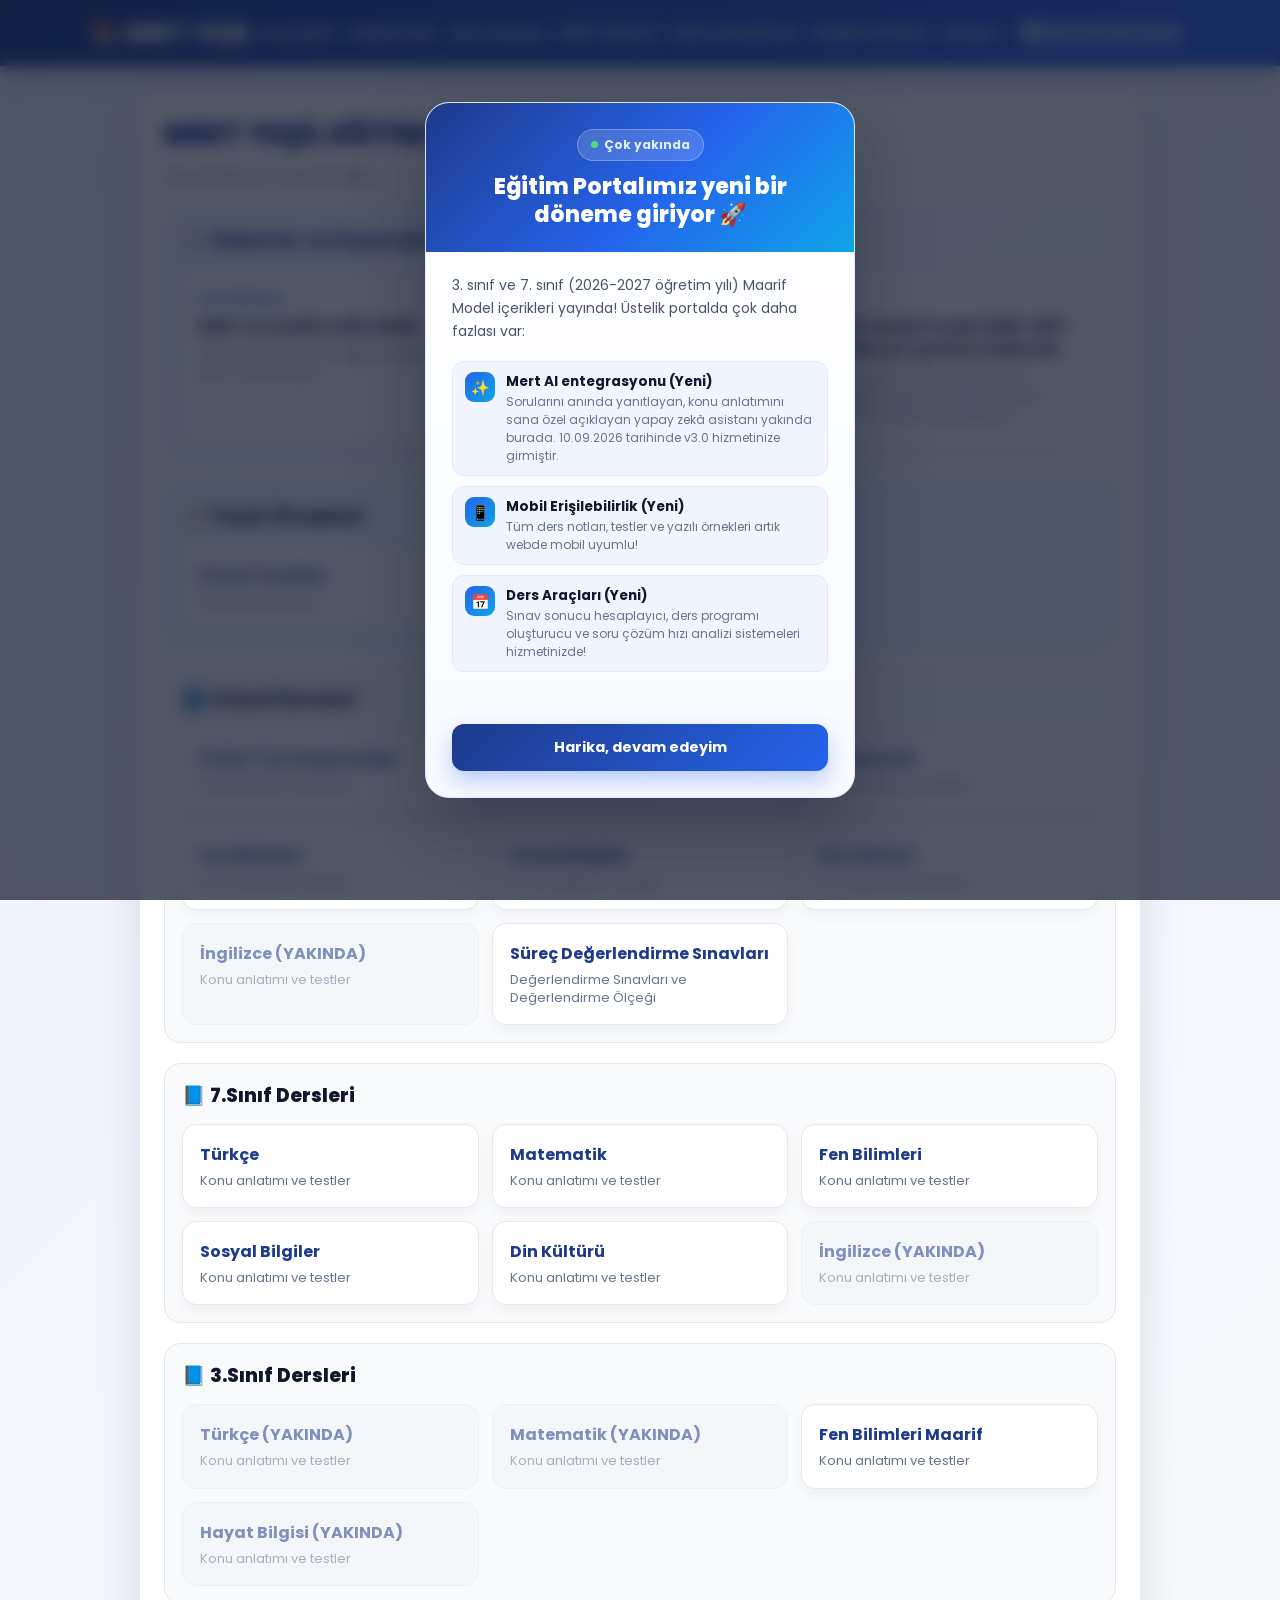
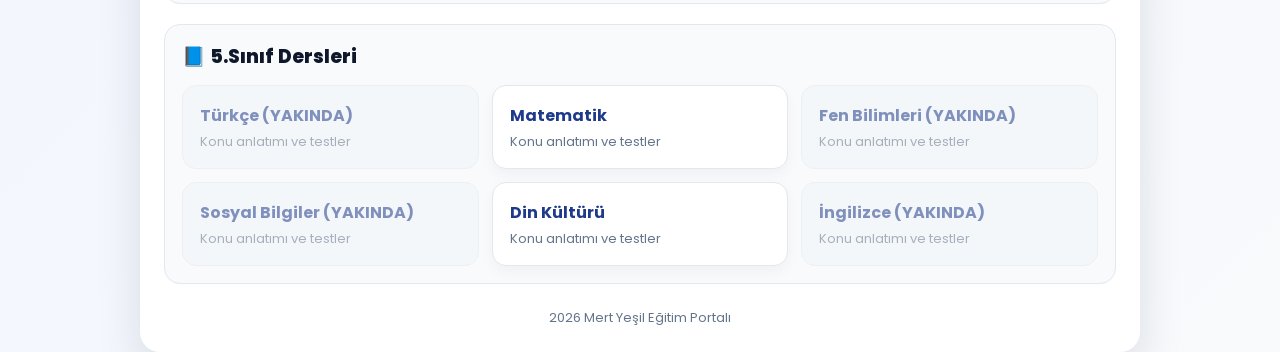
<file: index (1).html>
<!DOCTYPE html>
<html lang="tr">
<head>
<meta charset="UTF-8">
<meta name="viewport" content="width=device-width, initial-scale=1.0">
<meta name="description" content="6. Sınıf, 7. Sınıf, 5. Sınıf ve 3. Sınıf için ders notları, konu anlatımları, testler ve yazılıya hazırlık örnekleri.">
<meta name="theme-color" content="#1e3a8a">
<link rel="preconnect" href="https://fonts.googleapis.com">
<link rel="preconnect" href="https://fonts.gstatic.com" crossorigin>
<link href="https://fonts.googleapis.com/css2?family=Poppins:wght@400;500;600;700;800;900&display=swap" rel="stylesheet">
<meta name="msvalidate.01" content="4CDAB2EF53D8ACE0AD81A5FC4C48B3BE" />

<title>MERT YEŞİL Eğitim Portalı</title>

<style>
*{
margin:0;
padding:0;
box-sizing:border-box;
font-family:'Poppins',Arial,sans-serif;
}

body{
background:linear-gradient(135deg,#eef2ff,#f8fafc);
color:#0f172a;
}

header{
background:linear-gradient(135deg,#1e3a8a,#2563eb);
color:white;
padding:16px;
box-shadow:0 6px 18px rgba(30,58,138,0.25);
}

.menu{
max-width:1100px;
margin:auto;
display:flex;
justify-content:space-between;
align-items:center;
flex-wrap:wrap;
}

.logo{
font-size:23px;
font-weight:800;
letter-spacing:.3px;
}

.nav{
display:flex;
align-items:center;
gap:14px;
flex-wrap:wrap;
}

.nav a{
color:white;
text-decoration:none;
font-weight:600;
font-size:14px;
}

.nav a:hover{
opacity:0.8;
}

.site-stats{
background:rgba(255,255,255,0.15);
padding:7px 12px;
border-radius:999px;
font-size:13px;
font-weight:700;
}

.container{
max-width:1000px;
margin:auto;
margin-top:24px;
background:white;
padding:24px;
border-radius:20px;
box-shadow:0 18px 45px rgba(15,23,42,0.12);
}

.mainTitle{
font-size:28px;
font-weight:900;
color:#1e3a8a;
margin-bottom:8px;
}

.altBaslik{
color:#64748b;
margin-bottom:18px;
font-size:15px;
}

.news-section{
margin-top:20px;
background:linear-gradient(135deg,#eff6ff,#ffffff);
border:1px solid #dbeafe;
border-radius:16px;
padding:18px;
}

.news-title{
font-size:19px;
font-weight:800;
color:#1e3a8a;
margin-bottom:14px;
}

.news-grid{
display:grid;
grid-template-columns:repeat(3,1fr);
gap:12px;
}

.news-card{
background:white;
border:1px solid #e2e8f0;
border-radius:14px;
padding:15px;
box-shadow:0 8px 18px rgba(15,23,42,0.06);
}

.news-card span{
display:inline-block;
font-size:12px;
font-weight:800;
color:#2563eb;
margin-bottom:7px;
}

.news-card h3{
font-size:15px;
color:#0f172a;
margin-bottom:6px;
}

.news-card p{
font-size:13px;
color:#64748b;
line-height:1.5;
}

.class-section{
margin-top:20px;
background:#f8fafc;
border-radius:16px;
padding:17px;
border:1px solid #e2e8f0;
}

.class-title{
font-size:19px;
font-weight:800;
margin-bottom:14px;
color:#0f172a;
}

.lesson-grid{
display:grid;
grid-template-columns:repeat(3,1fr);
gap:13px;
}

.lesson{
background:white;
border-radius:14px;
padding:17px;
border:1px solid #e5e7eb;
text-decoration:none;
transition:0.25s;
box-shadow:0 6px 14px rgba(15,23,42,0.04);
display:block;
}

.lesson:hover{
transform:translateY(-4px);
box-shadow:0 14px 26px rgba(30,58,138,0.15);
border-color:#bfdbfe;
}

.lesson h3{
color:#1e3a8a;
font-size:16px;
margin-bottom:5px;
}

.lesson p{
font-size:13px;
color:#64748b;
line-height:1.4;
}

.yazili{
background:linear-gradient(135deg,#ecfeff,#f0f9ff);
border:1px solid #67e8f9;
}

/* Yakında (henüz yayınlanmamış) dersler için stil */
.lesson.yakinda{
pointer-events:none;
cursor:default;
opacity:0.55;
background:#f1f5f9;
box-shadow:none;
}

.lesson.yakinda:hover{
transform:none;
box-shadow:none;
border-color:#e5e7eb;
}

.footer{
margin-top:24px;
text-align:center;
font-size:13px;
color:#64748b;
}

/* DUYURU */

#duyuruArka{
position:fixed;
inset:0;
background:rgba(15,23,42,0.72);
backdrop-filter:blur(8px);
display:flex;
align-items:center;
justify-content:center;
z-index:9999;
padding:20px;
}

#duyuruKutu{
position:relative;
background:linear-gradient(180deg,#ffffff,#f8faff);
width:100%;
max-width:430px;
padding:0;
border-radius:24px;
text-align:center;
box-shadow:0 30px 70px rgba(15,23,42,0.35);
animation:duyuruAc .3s cubic-bezier(.2,.8,.2,1);
overflow:hidden;
border:1px solid #e0e7ff;
}

.duyuru-ust{
background:linear-gradient(135deg,#1e3a8a,#2563eb 55%,#0ea5e9);
padding:26px 26px 22px;
position:relative;
}

.duyuru-rozet{
display:inline-flex;
align-items:center;
gap:6px;
background:rgba(255,255,255,0.16);
color:#e0f2fe;
font-size:12px;
font-weight:700;
padding:6px 13px;
border-radius:999px;
margin-bottom:12px;
border:1px solid rgba(255,255,255,0.25);
}

.duyuru-rozet .nokta{
width:7px;
height:7px;
border-radius:50%;
background:#4ade80;
box-shadow:0 0 0 0 rgba(74,222,128,.6);
animation:nabiz 1.8s infinite;
}

@keyframes nabiz{
0%{box-shadow:0 0 0 0 rgba(74,222,128,.55);}
70%{box-shadow:0 0 0 9px rgba(74,222,128,0);}
100%{box-shadow:0 0 0 0 rgba(74,222,128,0);}
}

#duyuruKutu h2{
color:white;
font-size:22px;
font-weight:800;
line-height:1.3;
}

.duyuru-govde{
padding:22px 26px 28px;
}

#duyuruKutu p.duyuru-metin{
color:#475569;
font-size:14px;
line-height:1.65;
text-align:left;
}

.ozellik-listesi{
list-style:none;
text-align:left;
margin:18px 0 4px;
display:flex;
flex-direction:column;
gap:10px;
}

.ozellik-listesi li{
display:flex;
align-items:flex-start;
gap:11px;
font-size:13.5px;
color:#1e293b;
background:#f1f5ff;
border:1px solid #e0e7ff;
border-radius:12px;
padding:10px 12px;
}

.ozellik-listesi .ikon{
flex:0 0 auto;
width:30px;
height:30px;
border-radius:9px;
display:flex;
align-items:center;
justify-content:center;
font-size:15px;
background:linear-gradient(135deg,#2563eb,#0ea5e9);
color:white;
}

.ozellik-listesi strong{
display:block;
font-size:13.5px;
color:#0f172a;
}

.ozellik-listesi span.aciklama{
display:block;
font-size:12px;
color:#64748b;
margin-top:1px;
}

#duyuruButon{
margin-top:20px;
width:100%;
background:linear-gradient(135deg,#1e3a8a,#2563eb);
color:white;
border:none;
padding:13px 24px;
border-radius:12px;
cursor:pointer;
font-weight:700;
font-size:14.5px;
box-shadow:0 10px 22px rgba(37,99,235,0.3);
transition:transform .15s ease, box-shadow .15s ease;
}

#duyuruButon:hover{
transform:translateY(-2px);
box-shadow:0 14px 28px rgba(37,99,235,0.38);
}

@keyframes duyuruAc{
from{
opacity:0;
transform:scale(.94) translateY(8px);
}
to{
opacity:1;
transform:scale(1) translateY(0);
}
}

@media(max-width:800px){
.lesson-grid,
.news-grid{
grid-template-columns:repeat(2,1fr);
}
}

@media(max-width:500px){
.lesson-grid,
.news-grid{
grid-template-columns:1fr;
}

.nav{
width:100%;
justify-content:center;
margin-top:10px;
}

.mainTitle{
font-size:24px;
}
}
</style>
</head>

<body>

<div id="duyuruArka" role="dialog" aria-modal="true" aria-labelledby="duyuruBaslik" style="display:none;">
  <div id="duyuruKutu">
    <div class="duyuru-ust">
      <div class="duyuru-rozet"><span class="nokta"></span> Çok yakında</div>
      <h2 id="duyuruBaslik">Eğitim Portalımız yeni bir döneme giriyor 🚀</h2>
    </div>
    <div class="duyuru-govde">
      <p class="duyuru-metin">
        3. sınıf ve 7. sınıf (2026-2027 öğretim yılı) Maarif Model içerikleri yayında! 
		  Üstelik portalda çok daha fazlası var:
      </p>

      <ul class="ozellik-listesi">
        <li>
          <span class="ikon">✨</span>
          <span>
            <strong>Mert AI entegrasyonu (Yeni)</strong>
            <span class="aciklama">Sorularını anında yanıtlayan, konu anlatımını sana özel açıklayan yapay zekâ asistanı yakında burada. 10.09.2026 tarihinde v3.0 hizmetinize girmiştir.</span>
          </span>
        </li>
        <li>
          <span class="ikon">📱</span>
          <span>
            <strong>Mobil Erişilebilirlik (Yeni)</strong>
            <span class="aciklama">Tüm ders notları, testler ve yazılı örnekleri artık webde mobil uyumlu!</span>
          </span>
        </li>
        <li>
          <span class="ikon">📅</span>
          <span>
            <strong>Ders Araçları (Yeni)</strong>
            <span class="aciklama">Sınav sonucu hesaplayıcı, ders programı oluşturucu ve soru çözüm hızı analizi sistemeleri hizmetinizde!</span>
          </span>
        </li>
      </ul>
    </div>
    <div style="padding:0 26px 26px;">
      <button id="duyuruButon" onclick="duyuruKapat()" aria-label="Duyuruyu kapat">Harika, devam edeyim</button>
    </div>
  </div>
</div>

<header>
<div class="menu">

<div class="logo">
📚 MERT YEŞİL
</div>

<div class="nav">
<a href="#">Ana Sayfa</a>
<a href="hakkimizda.html">Hakkımızda</a>
<a href="/araclar/">Ders Araçları</a>
<a href="ai.html">MERT Aİ(Yeni)</a>
<a href="/dersler/akillitahta.html">Akıllı Tahta(Yeni)</a>
<a href="gizlilik.html">Gizlilik Politikası</a>
<a href="iletisim.html">İletişim</a>

<span class="site-stats">
📊 125'ten fazla içerik
</span>
</div>

</div>
</header>

<div class="container">

<div class="mainTitle">
MERT YEŞİL EĞİTİM PORTALI
</div>

<div class="altBaslik">
Ders Notları ve Yazılı Örnekleri
</div>

<div class="news-section">

<div class="news-title">
📰 Haberler ve Duyurular
</div>

<div class="news-grid">

<div class="news-card">
<span>Son eklenen</span>
<h3>MERT AI modülü aktif edildi.</h3>
<p>Sitemizin yapay zeka eğitim asistanı MERT AI aktif edildi.</p>
</div>
	
<div class="news-card">
<span>Son eklenen</span>
<h3>3 ve 7.Sınıflar (2026-2027 öğretim yılı için maarif modeli) içerikleri</h3>
<p>3 ve 7.Sınıflar için fen bilimleri derslerinin ilk içerikleri sistemimize yüklenmiştir.</p>
</div>

<div class="news-card">
<span>Bilgi</span>
<h3>7.Sınıf maarif model 2026-2027 öğretim yılı içerikleri hakkında</h3>
<p>7.Sınıf maarif model (2026-2027) içerikleri Haziran 2026'dan itibaren kademeli olarak yüklenecektir.</p>
</div>


</div>
</div>
	
<div class="class-section yazili">

<div class="class-title">
📝 Yazılı Örnekleri
</div>

<div class="lesson-grid">

<a class="lesson" href="dersler/6/yazili.html">
<h3>6.Sınıf Yazılılar</h3>
<p>PDF yazılı örnekleri</p>
</a>
<a class="lesson" href="dersler/7/yazili.html">
<h3>7.Sınıf Yazılılar</h3>
<p>PDF yazılı örnekleri</p>
</a>

</div>
</div>

<div class="class-section">

<div class="class-title">
📘 6.Sınıf Dersleri
</div>

<div class="lesson-grid">

<a class="lesson" href="dersler/7/yazkamp.html">
<h3>6'dan 7'ye Geçiş Kampı</h3>
<p>Konu anlatımı ve testler</p>
</a>
	
<a class="lesson" href="dersler/6/turkce.html">
<h3>Türkçe</h3>
<p>Konu anlatımı ve testler</p>
</a>

<a class="lesson" href="dersler/6/mat.html">
<h3>Matematik</h3>
<p>Konu anlatımı ve testler</p>
</a>

<a class="lesson" href="dersler/6/fen.html">
<h3>Fen Bilimleri</h3>
<p>Konu anlatımı ve testler</p>
</a>

<a class="lesson" href="dersler/6/sosyal.html">
<h3>Sosyal Bilgiler</h3>
<p>Konu anlatımı ve testler</p>
</a>

<a class="lesson" href="dersler/6/din.html">
<h3>Din Kültürü</h3>
<p>Konu anlatımı ve testler</p>
</a>

<a class="lesson yakinda" href="dersler/6/ingilizce.html" aria-disabled="true" tabindex="-1">
<h3>İngilizce (YAKINDA)</h3>
<p>Konu anlatımı ve testler</p>
</a>

<a class="lesson" href="dersler/6/sinav.html">
<h3>Süreç Değerlendirme Sınavları</h3>
<p>Değerlendirme Sınavları ve Değerlendirme Ölçeği</p>
</a>

</div>
</div>

	<div class="class-section">

<div class="class-title">
📘 7.Sınıf Dersleri
</div>

<div class="lesson-grid">

<a class="lesson" href="dersler/7/turkce.html" aria-disabled="true" tabindex="-1">
<h3>Türkçe</h3>
<p>Konu anlatımı ve testler</p>
</a>

<a class="lesson" href="dersler/7/mat.html">
<h3>Matematik</h3>
<p>Konu anlatımı ve testler</p>
</a>

<a class="lesson" href="dersler/7/fen.html">
<h3>Fen Bilimleri</h3>
<p>Konu anlatımı ve testler</p>
</a>

<a class="lesson" href="dersler/7/sosyal.html">
<h3>Sosyal Bilgiler</h3>
<p>Konu anlatımı ve testler</p>
</a>

<a class="lesson" href="dersler/7/din.html" aria-disabled="true" tabindex="-1">
<h3>Din Kültürü</h3>
<p>Konu anlatımı ve testler</p>
</a>

<a class="lesson yakinda" href="dersler/7/ingilizce.html" aria-disabled="true" tabindex="-1">
<h3>İngilizce (YAKINDA)</h3>
<p>Konu anlatımı ve testler</p>
</a>

</div>
</div>
	
<div class="class-section">
	
<div class="class-title">
📘 3.Sınıf Dersleri
</div>

<div class="lesson-grid">

<a class="lesson yakinda" href="dersler/3/turkce.html" aria-disabled="true" tabindex="-1">
<h3>Türkçe (YAKINDA)</h3>
<p>Konu anlatımı ve testler</p>
</a>

<a class="lesson yakinda" href="dersler/3/mat.html" aria-disabled="true" tabindex="-1">
<h3>Matematik (YAKINDA)</h3>
<p>Konu anlatımı ve testler</p>
</a>

<a class="lesson" href="dersler/3/fen.html">
<h3>Fen Bilimleri Maarif</h3>
<p>Konu anlatımı ve testler</p>
</a>

<a class="lesson yakinda" href="dersler/3/hayat.html" aria-disabled="true" tabindex="-1">
<h3>Hayat Bilgisi (YAKINDA)</h3>
<p>Konu anlatımı ve testler</p>
</a>

</div>
</div>
	
	
<div class="class-section">

<div class="class-title">
📘 5.Sınıf Dersleri
</div>

<div class="lesson-grid">

<a class="lesson yakinda" href="dersler/5/turkce.html" aria-disabled="true" tabindex="-1">
<h3>Türkçe (YAKINDA)</h3>
<p>Konu anlatımı ve testler</p>
</a>

<a class="lesson" href="dersler/5/mat.html">
<h3>Matematik</h3>
<p>Konu anlatımı ve testler</p>
</a>

<a class="lesson yakinda" href="dersler/5/fen.html" aria-disabled="true" tabindex="-1">
<h3>Fen Bilimleri (YAKINDA)</h3>
<p>Konu anlatımı ve testler</p>
</a>

<a class="lesson yakinda" href="dersler/5/sosyal.html" aria-disabled="true" tabindex="-1">
<h3>Sosyal Bilgiler (YAKINDA)</h3>
<p>Konu anlatımı ve testler</p>
</a>

<a class="lesson" href="dersler/5/din.html">
<h3>Din Kültürü</h3>
<p>Konu anlatımı ve testler</p>
</a>

<a class="lesson yakinda" href="dersler/5/ingilizce.html" aria-disabled="true" tabindex="-1">
<h3>İngilizce (YAKINDA)</h3>
<p>Konu anlatımı ve testler</p>
</a>

</div>
</div>

<div class="footer">
2026 Mert Yeşil Eğitim Portalı
</div>

</div>

<script>
function duyuruKapat(){
  document.getElementById("duyuruArka").style.display = "none";
}

document.addEventListener("DOMContentLoaded", function(){
  document.getElementById("duyuruArka").style.display = "flex";

  // Arka plana tıklayınca kapat
  document.getElementById("duyuruArka").addEventListener("click", function(e){
    if(e.target.id === "duyuruArka"){
      duyuruKapat();
    }
  });

  // Esc tuşu ile kapat
  document.addEventListener("keydown", function(e){
    if(e.key === "Escape"){
      var kutu = document.getElementById("duyuruArka");
      if(kutu.style.display !== "none"){
        duyuruKapat();
      }
    }
  });
});
</script>

</body>
</html>
</file>
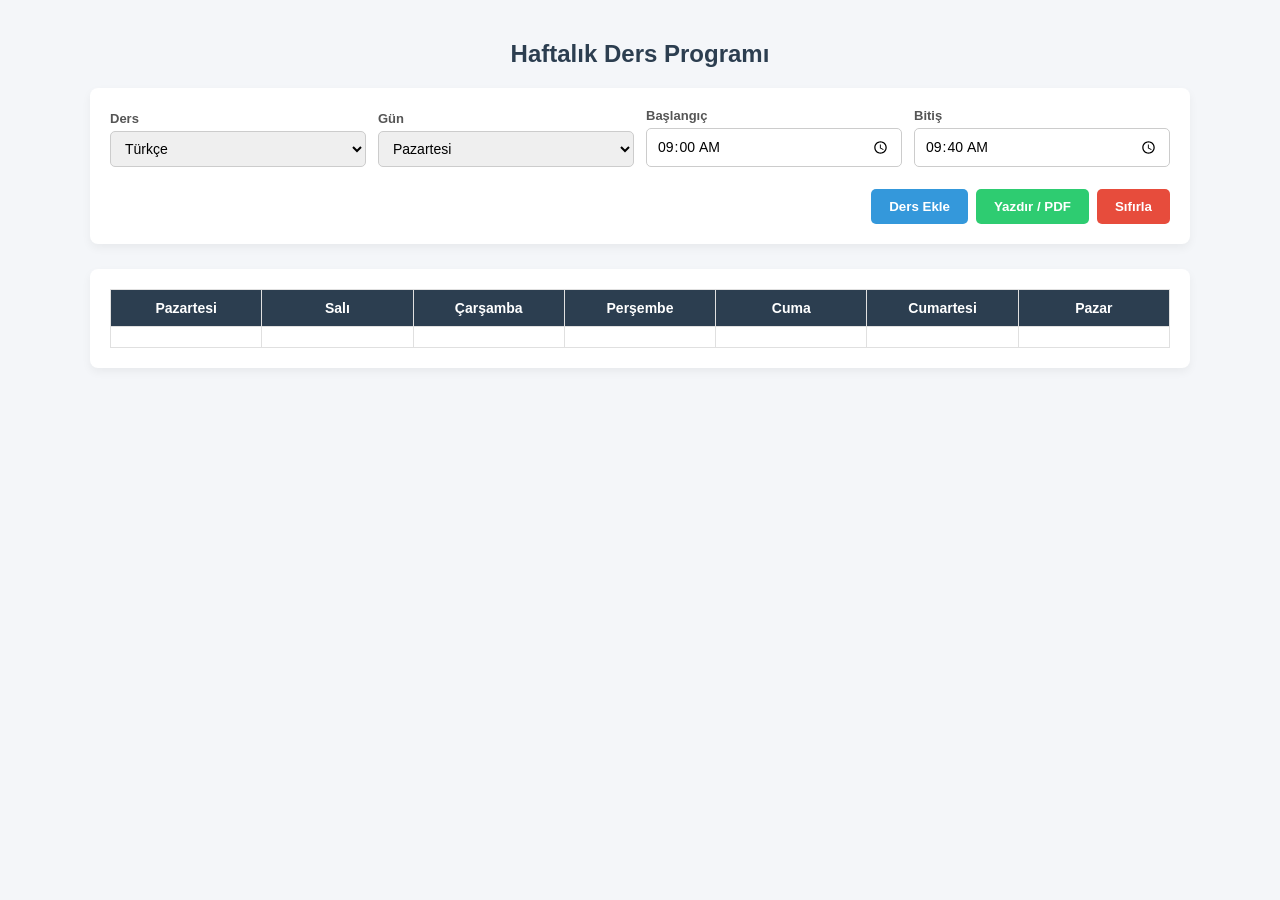
<file: araclar/program.html>
<!DOCTYPE html>
<html lang="tr">
<head>
    <meta charset="UTF-8">
    <meta name="viewport" content="width=device-width, initial-scale=1.0">
    <title>Gelişmiş Haftalık Ders Programı Oluşturucu</title>
    <style>
        * {
            box-sizing: border-box;
            font-family: 'Segoe UI', Tahoma, Geneva, Verdana, sans-serif;
        }
        body {
            background-color: #f4f6f9;
            margin: 0;
            padding: 20px;
            color: #333;
        }
        .container {
            max-width: 1100px;
            margin: 0 auto;
        }
        h2 {
            text-align: center;
            color: #2c3e50;
            margin-bottom: 20px;
        }
        .form-card {
            background: #ffffff;
            padding: 20px;
            border-radius: 8px;
            box-shadow: 0 4px 10px rgba(0,0,0,0.05);
            margin-bottom: 25px;
            display: flex;
            gap: 12px;
            flex-wrap: wrap;
            align-items: flex-end;
        }
        .input-group {
            flex: 1;
            min-width: 150px;
        }
        label {
            display: block;
            margin-bottom: 5px;
            font-size: 13px;
            font-weight: bold;
            color: #555;
        }
        input, select {
            width: 100%;
            padding: 8px 10px;
            border: 1px solid #ccc;
            border-radius: 5px;
            font-size: 14px;
        }
        .btn-group {
            display: flex;
            gap: 8px;
            width: 100%;
            justify-content: flex-end;
            margin-top: 10px;
        }
        button {
            padding: 10px 18px;
            color: white;
            border: none;
            border-radius: 5px;
            font-weight: bold;
            cursor: pointer;
            transition: background 0.2s, transform 0.1s;
        }
        button:active {
            transform: scale(0.98);
        }
        .add-btn { background-color: #3498db; }
        .add-btn:hover { background-color: #2980b9; }
        
        .print-btn { background-color: #2ecc71; }
        .print-btn:hover { background-color: #27ae60; }
        
        .clear-btn { background-color: #e74c3c; }
        .clear-btn:hover { background-color: #c0392b; }

        .table-container {
            background: #ffffff;
            padding: 20px;
            border-radius: 8px;
            box-shadow: 0 4px 10px rgba(0,0,0,0.05);
            overflow-x: auto;
        }
        table {
            width: 100%;
            border-collapse: collapse;
            min-width: 700px;
        }
        th, td {
            border: 1px solid #e0e0e0;
            padding: 10px;
            text-align: center;
            vertical-align: top;
            width: 14.28%;
        }
        th {
            background-color: #2c3e50;
            color: white;
            font-size: 14px;
        }
        .lesson-item {
            border-left: 4px solid #3498db;
            padding: 8px;
            border-radius: 4px;
            margin-bottom: 8px;
            text-align: left;
            position: relative;
            font-size: 13px;
            box-shadow: 0 1px 3px rgba(0,0,0,0.1);
        }
        .lesson-item strong {
            display: block;
            color: #2c3e50;
        }
        .lesson-item span {
            color: #555;
            font-size: 11px;
            font-weight: 500;
        }
        .delete-btn {
            position: absolute;
            top: 4px;
            right: 4px;
            background: transparent;
            color: #e74c3c;
            border: none;
            font-weight: bold;
            font-size: 14px;
            cursor: pointer;
            padding: 0 4px;
        }
        .delete-btn:hover {
            color: #c0392b;
            background: transparent;
        }

        /* YAZDIRMA AYARLARI */
        @media print {
            body {
                background-color: #fff;
                padding: 0;
            }
            .form-card, .delete-btn {
                display: none !important;
            }
            .table-container {
                box-shadow: none;
                padding: 0;
            }
            h2 {
                margin-bottom: 15px;
            }
            th {
                background-color: #f2f2f2 !important;
                color: #000 !important;
            }
            .lesson-item {
                border-left-color: #333 !important;
                background-color: #f9f9f9 !important;
            }
        }
    </style>
</head>
<body>

<div class="container">
    <h2>Haftalık Ders Programı</h2>

    <div class="form-card">
        <div class="input-group">
            <label for="lessonSelect">Ders</label>
            <select id="lessonSelect" onchange="toggleCustomLesson(this)">
                <option value="Türkçe">Türkçe</option>
                <option value="Matematik">Matematik</option>
                <option value="Fen Bilimleri">Fen Bilimleri</option>
                <option value="Sosyal Bilgiler">Sosyal Bilgiler</option>
                <option value="Din Kültürü ve Ahlak Bilgisi">Din Kültürü</option>
                <option value="İngilizce">İngilizce</option>
                <option value="Paragraf">Paragraf</option>
                <option value="T.C. İnkılap Tarihi">İnkılap Tarihi</option>
                <option value="custom">-- Özel Ders Ekle --</option>
            </select>
        </div>
        
        <div class="input-group" id="customLessonGroup" style="display: none;">
            <label for="customLessonInput">Özel Ders Adı</label>
            <input type="text" id="customLessonInput" placeholder="Ders adı girin">
        </div>

        <div class="input-group">
            <label for="daySelect">Gün</label>
            <select id="daySelect">
                <option value="0">Pazartesi</option>
                <option value="1">Salı</option>
                <option value="2">Çarşamba</option>
                <option value="3">Perşembe</option>
                <option value="4">Cuma</option>
                <option value="5">Cumartesi</option>
                <option value="6">Pazar</option>
            </select>
        </div>

        <div class="input-group">
            <label for="startTime">Başlangıç</label>
            <input type="time" id="startTime" value="09:00">
        </div>

        <div class="input-group">
            <label for="endTime">Bitiş</label>
            <input type="time" id="endTime" value="09:40">
        </div>

        <div class="btn-group">
            <button class="add-btn" onclick="addLesson()">Ders Ekle</button>
            <button class="print-btn" onclick="window.print()">Yazdır / PDF</button>
            <button class="clear-btn" onclick="clearAll()">Sıfırla</button>
        </div>
    </div>

    <div class="table-container">
        <table>
            <thead>
                <tr>
                    <th>Pazartesi</th>
                    <th>Salı</th>
                    <th>Çarşamba</th>
                    <th>Perşembe</th>
                    <th>Cuma</th>
                    <th>Cumartesi</th>
                    <th>Pazar</th>
                </tr>
            </thead>
            <tbody>
                <tr>
                    <td id="day-0"></td>
                    <td id="day-1"></td>
                    <td id="day-2"></td>
                    <td id="day-3"></td>
                    <td id="day-4"></td>
                    <td id="day-5"></td>
                    <td id="day-6"></td>
                </tr>
            </tbody>
        </table>
    </div>
</div>

<script>
    let lessons = JSON.parse(localStorage.getItem('mySchedule')) || [];

    // Ders türlerine özel renk eşleşmesi
    const colorMap = {
        'Türkçe': '#e74c3c',
        'Matematik': '#3498db',
        'Fen Bilimleri': '#2ecc71',
        'Sosyal Bilgiler': '#f39c12',
        'Din Kültürü ve Ahlak Bilgisi': '#9b59b6',
        'İngilizce': '#1abc9c',
        'Paragraf': '#e67e22',
        'T.C. İnkılap Tarihi': '#34495e'
    };

    window.onload = function() {
        renderSchedule();
    };

    function toggleCustomLesson(select) {
        const customGroup = document.getElementById('customLessonGroup');
        customGroup.style.display = (select.value === 'custom') ? 'block' : 'none';
    }

    function getColorForLesson(name) {
        if (colorMap[name]) return colorMap[name];
        
        // Özel eklenen dersler için tutarlı rastgele renk üretme
        let hash = 0;
        for (let i = 0; i < name.length; i++) {
            hash = name.charCodeAt(i) + ((hash << 5) - hash);
        }
        return `hsl(${Math.abs(hash) % 360}, 65%, 65%)`;
    }

    function addLesson() {
        const select = document.getElementById('lessonSelect');
        let name = select.value;
        
        if (name === 'custom') {
            name = document.getElementById('customLessonInput').value.trim();
            if (!name) {
                alert("Lütfen özel ders adını giriniz.");
                return;
            }
        }

        const day = document.getElementById('daySelect').value;
        const start = document.getElementById('startTime').value;
        const end = document.getElementById('endTime').value;

        if (!start || !end) {
            alert("Lütfen geçerli başlangıç ve bitiş saatleri girin.");
            return;
        }

        if (start >= end) {
            alert("Bitiş saati başlangıç saatinden sonra olmalıdır!");
            return;
        }

        const newLesson = {
            id: Date.now(),
            name: name,
            day: day,
            start: start,
            end: end
        };

        lessons.push(newLesson);
        saveAndRender();
        
        // Temizleme işlemi
        if (select.value === 'custom') {
            document.getElementById('customLessonInput').value = '';
        }
    }

    function deleteLesson(id) {
        lessons = lessons.filter(l => l.id !== id);
        saveAndRender();
    }

    function clearAll() {
        if (confirm("Tüm ders programını silmek istediğinize emin misiniz?")) {
            lessons = [];
            saveAndRender();
        }
    }

    function saveAndRender() {
        // Saat sırasına göre sırala
        lessons.sort((a, b) => a.start.localeCompare(b.start));
        
        localStorage.setItem('mySchedule', JSON.stringify(lessons));
        renderSchedule();
    }

    function renderSchedule() {
        for (let i = 0; i < 7; i++) {
            document.getElementById(`day-${i}`).innerHTML = '';
        }

        lessons.forEach(lesson => {
            const cell = document.getElementById(`day-${lesson.day}`);
            if (cell) {
                const color = getColorForLesson(lesson.name);
                const lessonDiv = document.createElement('div');
                lessonDiv.className = 'lesson-item';
                lessonDiv.style.borderLeftColor = color;
                lessonDiv.style.backgroundColor = `${color}15`; // Hafif saydam arka plan

                lessonDiv.innerHTML = `
                    <button class="delete-btn" onclick="deleteLesson(${lesson.id})" title="Sil">&times;</button>
                    <strong>${lesson.name}</strong>
                    <span>${lesson.start} - ${lesson.end}</span>
                `;
                cell.appendChild(lessonDiv);
            }
        });
    }
</script>

</body>
</html>
</file>
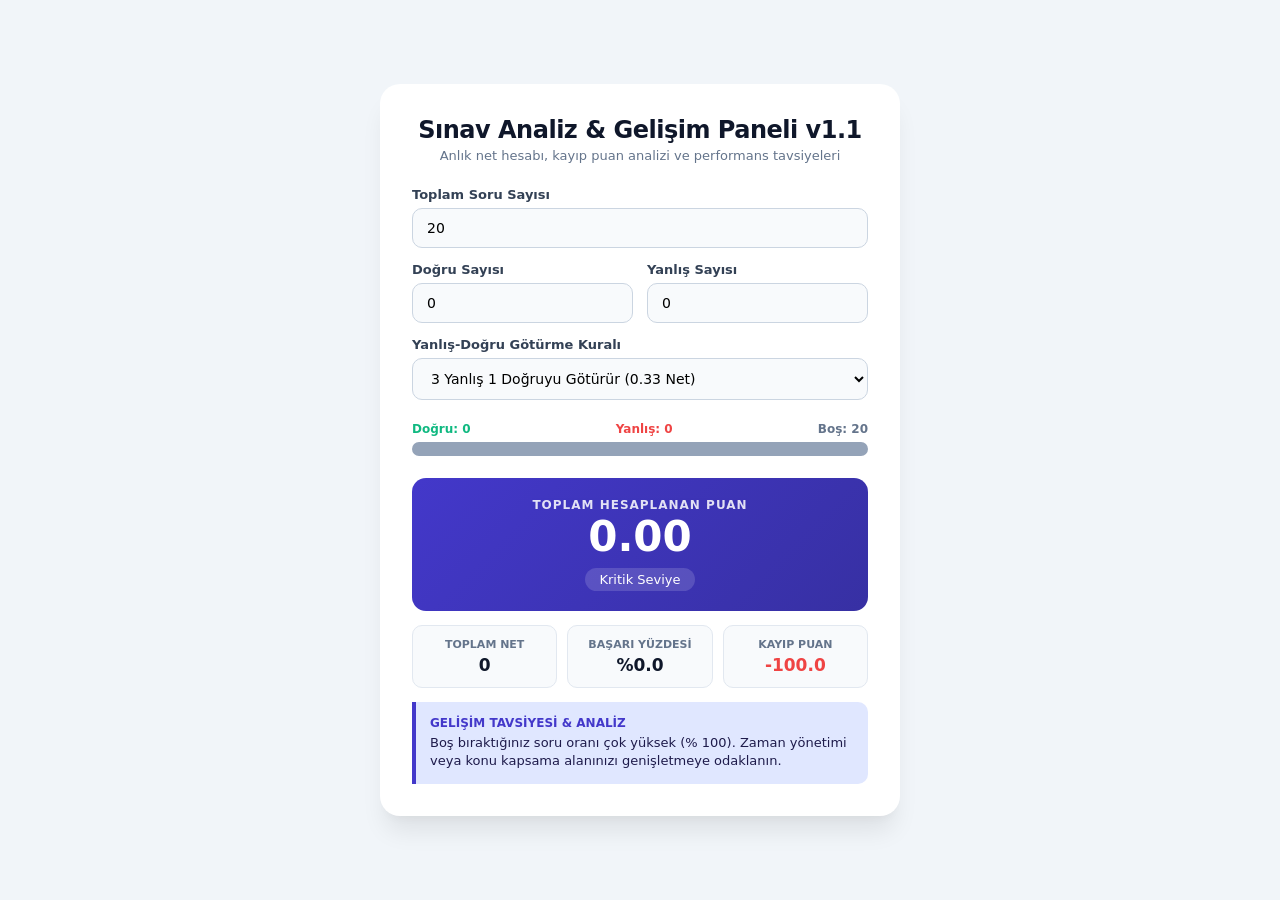
<file: araclar/puanhesap.html>
<!DOCTYPE html>
<html lang="tr">
<head>
    <meta charset="UTF-8">
    <meta name="viewport" content="width=device-width, initial-scale=1.0">
    <title>Mega Sınav Analiz ve Gelişim Paneli</title>
    <style>
        :root {
            --primary: #4338ca;
            --primary-light: #e0e7ff;
            --success: #10b981;
            --danger: #ef4444;
            --warning: #f59e0b;
            --info: #06b6d4;
            --bg: #f1f5f9;
            --card-bg: #ffffff;
            --text-main: #0f172a;
            --text-muted: #64748b;
        }

        * {
            box-sizing: border-box;
            font-family: 'Segoe UI', system-ui, -apple-system, sans-serif;
            margin: 0;
            padding: 0;
        }

        body {
            background-color: var(--bg);
            display: flex;
            justify-content: center;
            align-items: center;
            min-height: 100vh;
            padding: 20px;
        }

        .mega-card {
            background: var(--card-bg);
            padding: 32px;
            border-radius: 20px;
            box-shadow: 0 20px 25px -5px rgba(0, 0, 0, 0.08), 0 8px 10px -6px rgba(0, 0, 0, 0.04);
            max-width: 520px;
            width: 100%;
        }

        .header {
            text-align: center;
            margin-bottom: 24px;
        }

        .header h2 {
            color: var(--text-main);
            font-size: 24px;
            font-weight: 800;
            letter-spacing: -0.5px;
        }

        .header p {
            color: var(--text-muted);
            font-size: 13px;
            margin-top: 4px;
        }

        .grid-inputs {
            display: grid;
            grid-template-columns: 1fr 1fr;
            gap: 14px;
        }

        .full-width {
            grid-column: span 2;
        }

        .input-group label {
            display: block;
            margin-bottom: 6px;
            font-weight: 600;
            color: #334155;
            font-size: 13px;
        }

        .input-group input, .input-group select {
            width: 100%;
            padding: 11px 14px;
            border: 1.5px solid #cbd5e1;
            border-radius: 10px;
            font-size: 14px;
            outline: none;
            transition: all 0.2s ease;
            background-color: #f8fafc;
        }

        .input-group input:focus, .input-group select:focus {
            border-color: var(--primary);
            background-color: #fff;
            box-shadow: 0 0 0 4px rgba(67, 56, 202, 0.12);
        }

        .error-box {
            background-color: #fef2f2;
            color: #991b1b;
            padding: 12px;
            border-radius: 10px;
            font-size: 13px;
            margin-top: 14px;
            display: none;
            border: 1px solid #fecaca;
            font-weight: 500;
        }

        /* Görsel İlerleme Çubuğu */
        .progress-section {
            margin-top: 22px;
        }

        .progress-labels {
            display: flex;
            justify-content: space-between;
            font-size: 12px;
            font-weight: 600;
            margin-bottom: 6px;
        }

        .progress-container {
            height: 14px;
            background-color: #e2e8f0;
            border-radius: 8px;
            overflow: hidden;
            display: flex;
        }

        .progress-bar {
            height: 100%;
            transition: width 0.4s cubic-bezier(0.4, 0, 0.2, 1);
        }

        .bar-correct { background-color: var(--success); }
        .bar-wrong { background-color: var(--danger); }
        .bar-empty { background-color: #94a3b8; }

        /* Ana Sonuç Ekranı */
        .result-container {
            margin-top: 22px;
            display: flex;
            flex-direction: column;
            gap: 14px;
        }

        .score-hero {
            background: linear-gradient(135deg, #4338ca 0%, #3730a3 100%);
            color: white;
            padding: 20px;
            border-radius: 14px;
            text-align: center;
            position: relative;
            overflow: hidden;
        }

        .score-hero .title {
            font-size: 12px;
            text-transform: uppercase;
            letter-spacing: 1px;
            opacity: 0.85;
            font-weight: 700;
        }

        .score-hero .val {
            font-size: 42px;
            font-weight: 900;
            margin: 4px 0;
            line-height: 1;
        }

        .score-hero .subtitle {
            font-size: 13px;
            font-weight: 500;
            background: rgba(255, 255, 255, 0.15);
            display: inline-block;
            padding: 4px 14px;
            border-radius: 20px;
            margin-top: 6px;
        }

        /* İstatistik Izgarası */
        .stats-grid {
            display: grid;
            grid-template-columns: repeat(3, 1fr);
            gap: 10px;
        }

        .stat-card {
            background: #f8fafc;
            padding: 12px;
            border-radius: 10px;
            text-align: center;
            border: 1px solid #e2e8f0;
        }

        .stat-card .label {
            font-size: 11px;
            color: var(--text-muted);
            font-weight: 700;
            text-transform: uppercase;
        }

        .stat-card .value {
            font-size: 17px;
            font-weight: 800;
            color: var(--text-main);
            margin-top: 4px;
        }

        .negative-net {
            color: var(--danger) !important;
        }

        /* Akıllı Tavsiye / Analiz Kutusu */
        .feedback-box {
            background-color: var(--primary-light);
            border-left: 4px solid var(--primary);
            padding: 14px;
            border-radius: 0 10px 10px 0;
        }

        .feedback-title {
            font-size: 12px;
            font-weight: 800;
            color: var(--primary);
            text-transform: uppercase;
            margin-bottom: 4px;
        }

        .feedback-text {
            font-size: 13px;
            color: #1e1b4b;
            line-height: 1.4;
            font-weight: 500;
        }
    </style>
</head>
<body>

<div class="mega-card">
    <div class="header">
        <h2>Sınav Analiz & Gelişim Paneli v1.1</h2>
        <p>Anlık net hesabı, kayıp puan analizi ve performans tavsiyeleri</p>
    </div>
    
    <div class="grid-inputs">
        <div class="input-group full-width">
            <label for="toplamSoru">Toplam Soru Sayısı</label>
            <input type="number" id="toplamSoru" value="20" min="1" oninput="hesapla()">
        </div>

        <div class="input-group">
            <label for="dogru">Doğru Sayısı</label>
            <input type="number" id="dogru" value="0" min="0" oninput="hesapla()">
        </div>

        <div class="input-group">
            <label for="yanlis">Yanlış Sayısı</label>
            <input type="number" id="yanlis" value="0" min="0" oninput="hesapla()">
        </div>

        <div class="input-group full-width">
            <label for="goturme">Yanlış-Doğru Götürme Kuralı</label>
            <select id="goturme" onchange="hesapla()">
                <option value="3" selected>3 Yanlış 1 Doğruyu Götürür (0.33 Net)</option>
                <option value="4">4 Yanlış 1 Doğruyu Götürür (0.25 Net)</option>
                <option value="2">2 Yanlış 1 Doğruyu Götürür (0.50 Net)</option>
                <option value="0">Yanlış Doğruyu Götürmüyor (0 Net)</option>
            </select>
        </div>
    </div>

    <div id="errorBox" class="error-box"></div>

    <!-- Soru Dağılım Grafiği -->
    <div class="progress-section">
        <div class="progress-labels">
            <span style="color: var(--success)">Doğru: <span id="lblDogru">0</span></span>
            <span style="color: var(--danger)">Yanlış: <span id="lblYanlis">0</span></span>
            <span style="color: #64748b">Boş: <span id="lblBos">20</span></span>
        </div>
        <div class="progress-container">
            <div id="barCorrect" class="progress-bar bar-correct" style="width: 0%"></div>
            <div id="barWrong" class="progress-bar bar-wrong" style="width: 0%"></div>
            <div id="barEmpty" class="progress-bar bar-empty" style="width: 100%"></div>
        </div>
    </div>

    <div class="result-container">
        <!-- Ana Puan Göstergesi -->
        <div class="score-hero">
            <div class="title">Toplam Hesaplanan Puan</div>
            <div class="val" id="puanVal">0.00</div>
            <div class="subtitle" id="performansVal">Henüz Veri Girilmedi</div>
        </div>

        <!-- İstatistik Metrikleri -->
        <div class="stats-grid">
            <div class="stat-card">
                <div class="label">Toplam Net</div>
                <div class="value" id="netVal">0</div>
            </div>
            <div class="stat-card">
                <div class="label">Başarı Yüzdesi</div>
                <div class="value" id="yuzdeVal">%0</div>
            </div>
            <div class="stat-card">
                <div class="label">Kayıp Puan</div>
                <div class="value" style="color: var(--danger)" id="kayipVal">0</div>
            </div>
        </div>

        <!-- Akıllı Gelişim ve Analiz Notu -->
        <div class="feedback-box">
            <div class="feedback-title">Gelişim Tavsiyesi & Analiz</div>
            <div class="feedback-text" id="feedbackText">Değerlendirme almak için sınav sonuçlarınızı yukarıdaki alanlara girin.</div>
        </div>
    </div>
</div>

<script>
    function hesapla() {
        const toplamSoru = parseFloat(document.getElementById('toplamSoru').value) || 0;
        const dogru = parseFloat(document.getElementById('dogru').value) || 0;
        const yanlis = parseFloat(document.getElementById('yanlis').value) || 0;
        const goturme = parseFloat(document.getElementById('goturme').value) || 0;

        const errorBox = document.getElementById('errorBox');

        // Giriş Doğrulama
        if (toplamSoru <= 0) {
            showError("Toplam soru sayısı en az 1 olmalıdır.");
            return;
        }

        if ((dogru + yanlis) > toplamSoru) {
            showError("Doğru ve yanlış soru toplamı, toplam soru sayısını aşamaz!");
            return;
        }

        errorBox.style.display = 'none';

        // Temel Hesaplamalar
        const bos = toplamSoru - (dogru + yanlis);
        
        // Net Hesabı (Eksi Net Destekli)
        let net = dogru;
        if (goturme > 0) {
            net = dogru - (yanlis / goturme);
        }

        // Puan ve Katsayı Hesabı
        const soruBasiPuan = 100 / toplamSoru;
        const hamPuan = net * soruBasiPuan;
        const puan = Math.min(100, Math.max(0, hamPuan)); // Gösterim Puanı (0 - 100)
        
        const basariYuzdesi = Math.max(0, (net / toplamSoru) * 100);
        const kayipPuan = (toplamSoru - net) * soruBasiPuan;

        // Metin Güncellemeleri
        document.getElementById('lblDogru').innerText = dogru;
        document.getElementById('lblYanlis').innerText = yanlis;
        document.getElementById('lblBos').innerText = bos;

        const netElement = document.getElementById('netVal');
        netElement.innerText = net % 1 === 0 ? net : net.toFixed(2);
        
        if (net < 0) {
            netElement.classList.add('negative-net');
        } else {
            netElement.classList.remove('negative-net');
        }

        document.getElementById('yuzdeVal').innerText = "%" + basariYuzdesi.toFixed(1);
        document.getElementById('kayipVal').innerText = "-" + kayipPuan.toFixed(1);
        document.getElementById('puanVal').innerText = puan.toFixed(2);

        // Performans ve Akıllı Gelişim Analizi
        ulastirAnaliz(toplamSoru, dogru, yanlis, bos, net, basariYuzdesi);

        // Grafik Bar Güncelleme
        document.getElementById('barCorrect').style.width = (dogru / toplamSoru * 100) + "%";
        document.getElementById('barWrong').style.width = (yanlis / toplamSoru * 100) + "%";
        document.getElementById('barEmpty').style.width = (bos / toplamSoru * 100) + "%";
    }

    function ulastirAnaliz(toplam, d, y, b, net, yuzde) {
        const perfEl = document.getElementById('performansVal');
        const textEl = document.getElementById('feedbackText');

        let performans = "";
        let tavsiye = "";

        // Performans Etiketi
        if (yuzde >= 85) performans = "Mükemmel Seviye";
        else if (yuzde >= 70) performans = "Yüksek Performans";
        else if (yuzde >= 50) performans = "Orta Seviye - Geliştirilebilir";
        else if (yuzde >= 25) performans = "Temel Seviye - Çalışma Gerekli";
        else performans = "Kritik Seviye";

        perfEl.innerText = performans;

        // Akıllı Tavsiye Üretimi
        if (net < 0) {
            tavsiye = "Yanlış sayınız doğrularınızı tamamen eritti. Emin olmadığınız soruları işaretlemek yerine boş bırakmak netlerinizi hemen artıracaktır.";
        } else if (y > d && d > 0) {
            tavsiye = "Yanlış sayınız doğru sayınızdan fazla. Konu eksiklerinizi tamamlamadan deneme çözmek yerine soru bankası odaklı çalışmalısınız.";
        } else if (b > (toplam * 0.4)) {
            tavsiye = "Boş bıraktığınız soru oranı çok yüksek (% " + ((b/toplam)*100).toFixed(0) + "). Zaman yönetimi veya konu kapsama alanınızı genişletmeye odaklanın.";
        } else if (y > (toplam * 0.25)) {
            tavsiye = "Doğru potansiyeliniz var ancak dikkatsizlik veya çeldiriciler nedeniyle yüksek yanlış yapıyorsunuz. Soru analizlerine daha fazla zaman ayırın.";
        } else if (yuzde >= 85) {
            tavsiye = "Harika bir başarı! Rutininizi bozmadan soru çözme hızınızı artırmaya ve odaklanmayı korumaya devam edin.";
        } else {
            tavsiye = "Dengeli bir dağılım. Yanlış yaptığınız " + y + " sorunun konularına odaklanarak netlerinizi bir üst seviyeye taşıyabilirsiniz.";
        }

        textEl.innerText = tavsiye;
    }

    function showError(msg) {
        const errorBox = document.getElementById('errorBox');
        errorBox.innerText = msg;
        errorBox.style.display = 'block';
    }

    // İlk çalıştırma
    hesapla();
</script>

</body>
</html>
</file>
<file: araclar/pomodoro/style.css>
* {
    box-sizing: border-box;
    font-family: -apple-system, BlinkMacSystemFont, 'Segoe UI', Roboto, sans-serif;
    margin: 0;
    padding: 0;
}

body {
    background-color: #0d1117;
    display: flex;
    justify-content: center;
    align-items: center;
    min-height: 100vh;
    color: #c9d1d9;
    padding: 20px;
}

.pomodoro-card {
    background: #161b22;
    padding: 25px;
    border-radius: 20px;
    border: 1px solid #30363d;
    box-shadow: 0 10px 30px rgba(0, 0, 0, 0.5);
    text-align: center;
    width: 320px;
    display: flex;
    flex-direction: column;
    align-items: center;
}

.subject-input {
    width: 100%;
    padding: 10px 12px;
    background: #0d1117;
    border: 1px solid #30363d;
    border-radius: 8px;
    color: #f0f6fc;
    font-size: 13px;
    text-align: center;
    margin-bottom: 15px;
    outline: none;
}

.subject-input:focus {
    border-color: #58a6ff;
}

.mode-selector {
    display: flex;
    gap: 8px;
    width: 100%;
    justify-content: center;
    margin-bottom: 20px;
}

.mode-btn {
    flex: 1;
    background: #21262d;
    border: 1px solid #30363d;
    color: #8b949e;
    padding: 6px 0;
    border-radius: 8px;
    font-size: 12px;
    font-weight: 600;
    cursor: pointer;
    transition: all 0.2s;
}

.mode-btn.active {
    background: #30363d;
    color: #f0f6fc;
    border-color: #8b949e;
}

/* Dairesel Sayaç Alanı (Kaymayı Önleyen Sabit Düzen) */
.circle-container {
    position: relative;
    width: 200px;
    height: 200px;
    margin-bottom: 15px;
    flex-shrink: 0; /* Esnemeyi veya küçülmeyi engeller */
}

.progress-ring {
    position: absolute;
    top: 0;
    left: 0;
    width: 200px;
    height: 200px;
    transform: rotate(-90deg);
}

.progress-ring__circle {
    stroke-dasharray: 534;
    stroke-dashoffset: 0;
    transition: stroke-dashoffset 0.3s linear, stroke 0.3s ease;
    stroke-linecap: round;
}

/* Süre Yazısının Dairenin Tam Ortasına Kilitlenmesi */
.timer-inner {
    position: absolute;
    top: 0;
    left: 0;
    width: 200px;
    height: 200px;
    display: flex;
    flex-direction: column;
    align-items: center;
    justify-content: center;
    pointer-events: none;
}

.status-badge {
    font-size: 11px;
    font-weight: 800;
    letter-spacing: 1px;
    color: #7ee787;
    margin-bottom: 6px;
}

.status-badge.mola {
    color: #58a6ff;
}

.timer-display {
    font-size: 42px;
    font-weight: 700;
    color: #f0f6fc;
    font-family: 'SFMono-Regular', Consolas, monospace;
    line-height: 1;
}

.streak-counter {
    font-size: 12px;
    color: #8b949e;
    margin-bottom: 20px;
}

.btn-group {
    display: flex;
    gap: 10px;
    width: 100%;
}

button.btn-start, button.btn-reset {
    flex: 1;
    padding: 12px 0;
    border: none;
    border-radius: 8px;
    font-size: 14px;
    font-weight: 700;
    cursor: pointer;
    color: white;
    transition: background 0.2s;
}

.btn-start { background-color: #238636; }
.btn-start:hover { background-color: #2ea043; }
.btn-start.working { background-color: #da3633; }

.btn-reset { background-color: #21262d; color: #c9d1d9; border: 1px solid #30363d; }
.btn-reset:hover { background-color: #30363d; }
</file>
